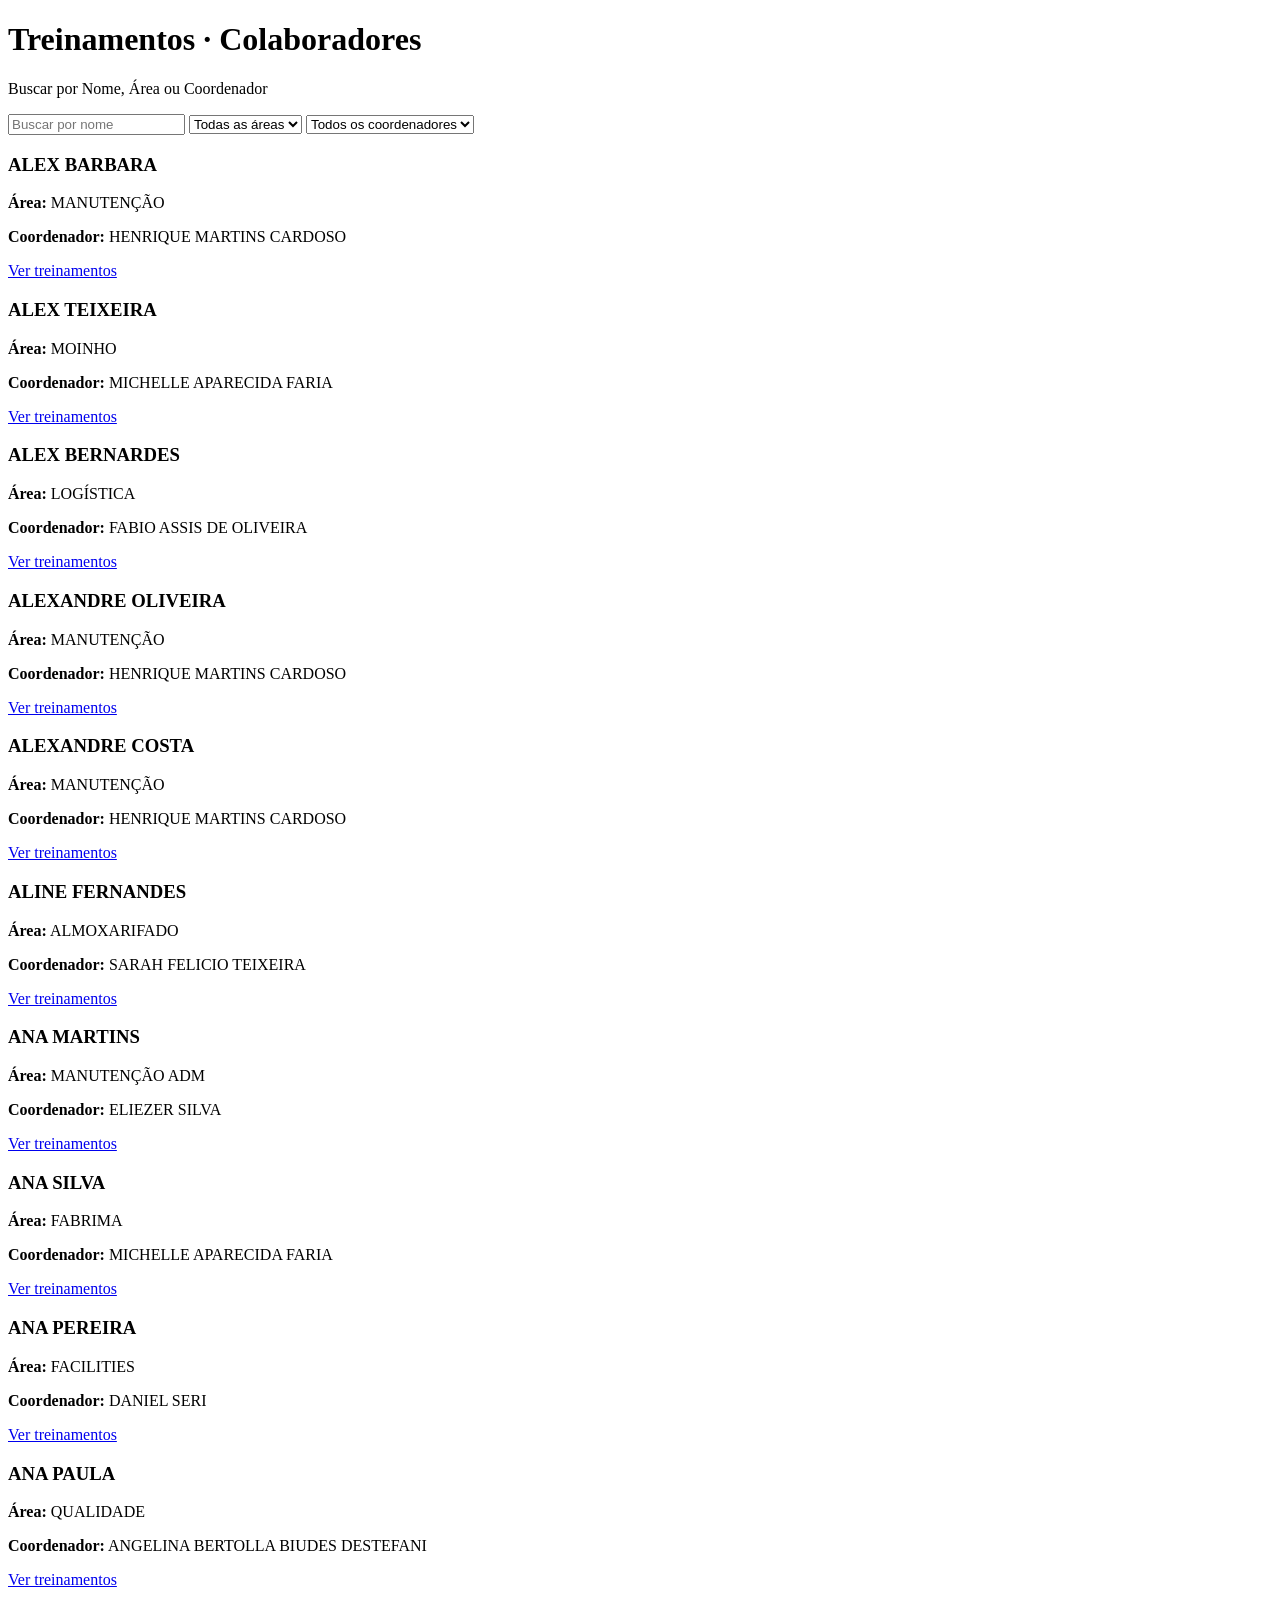
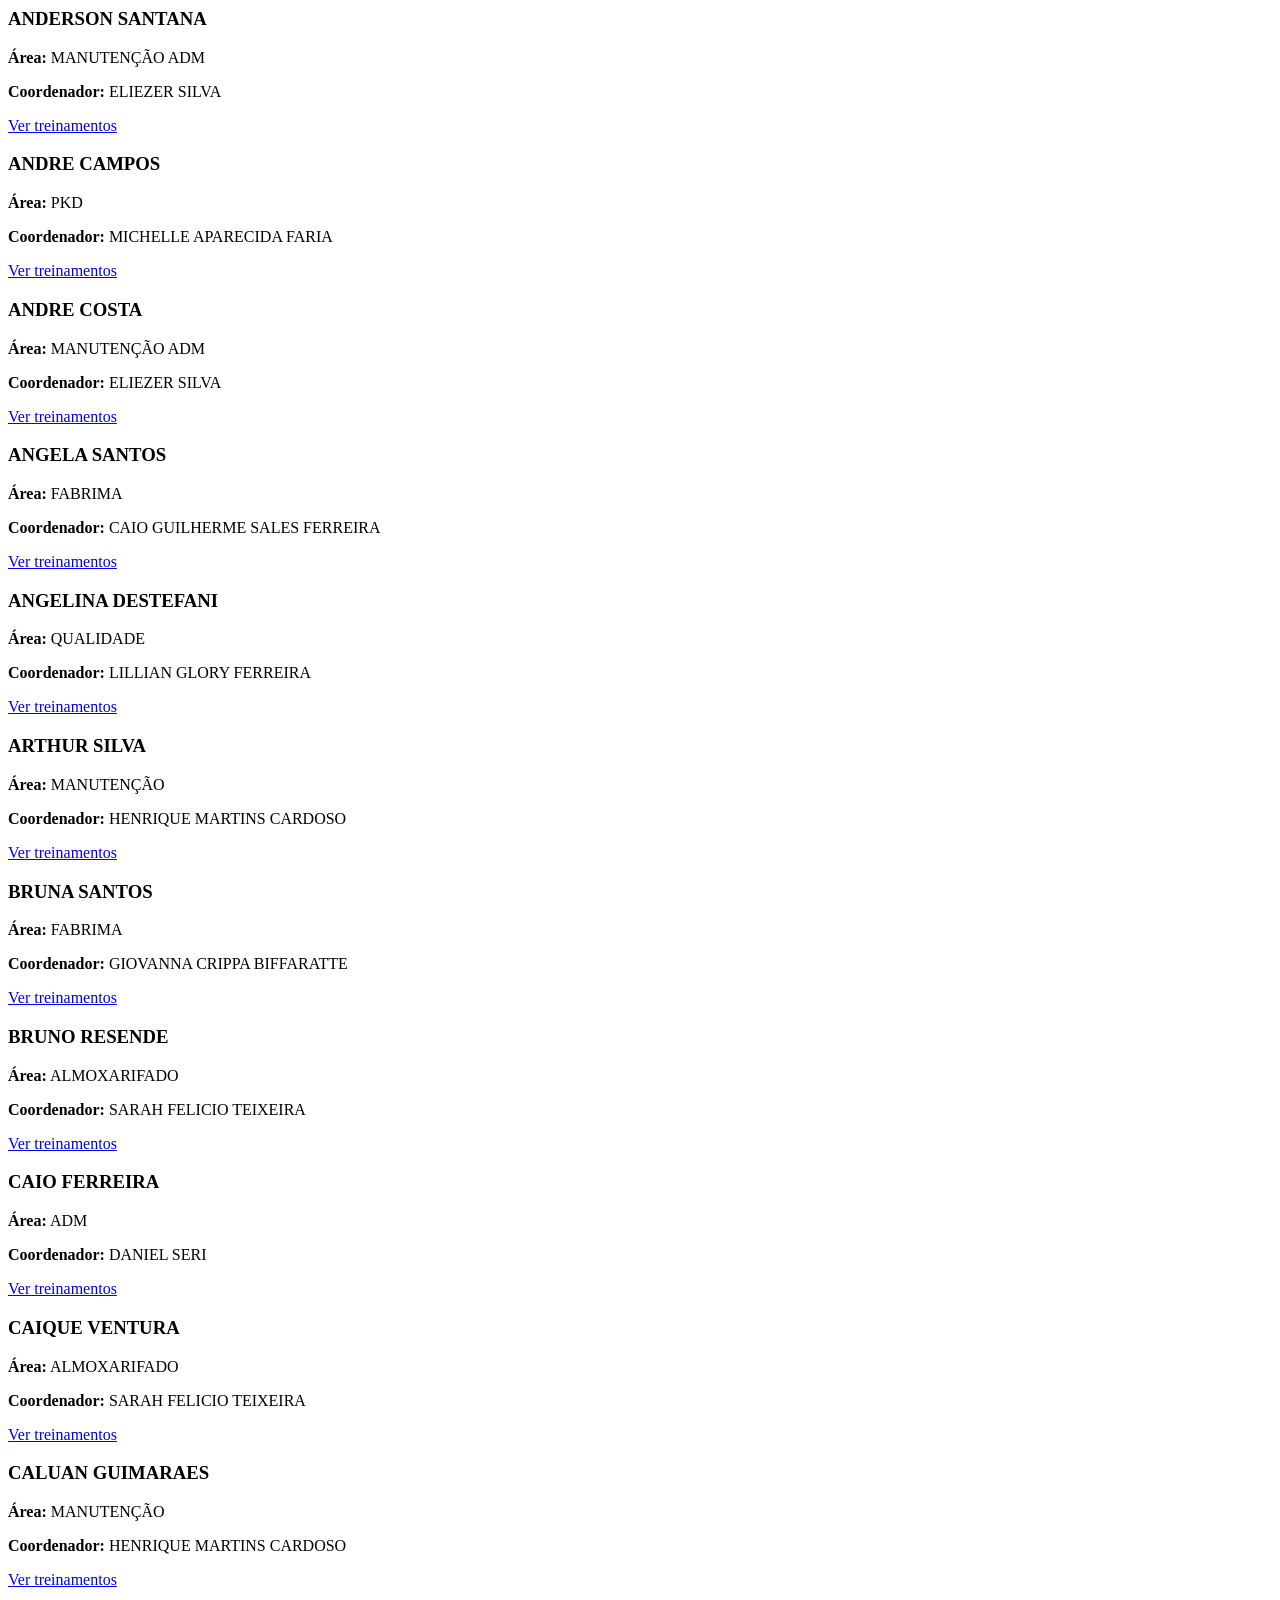
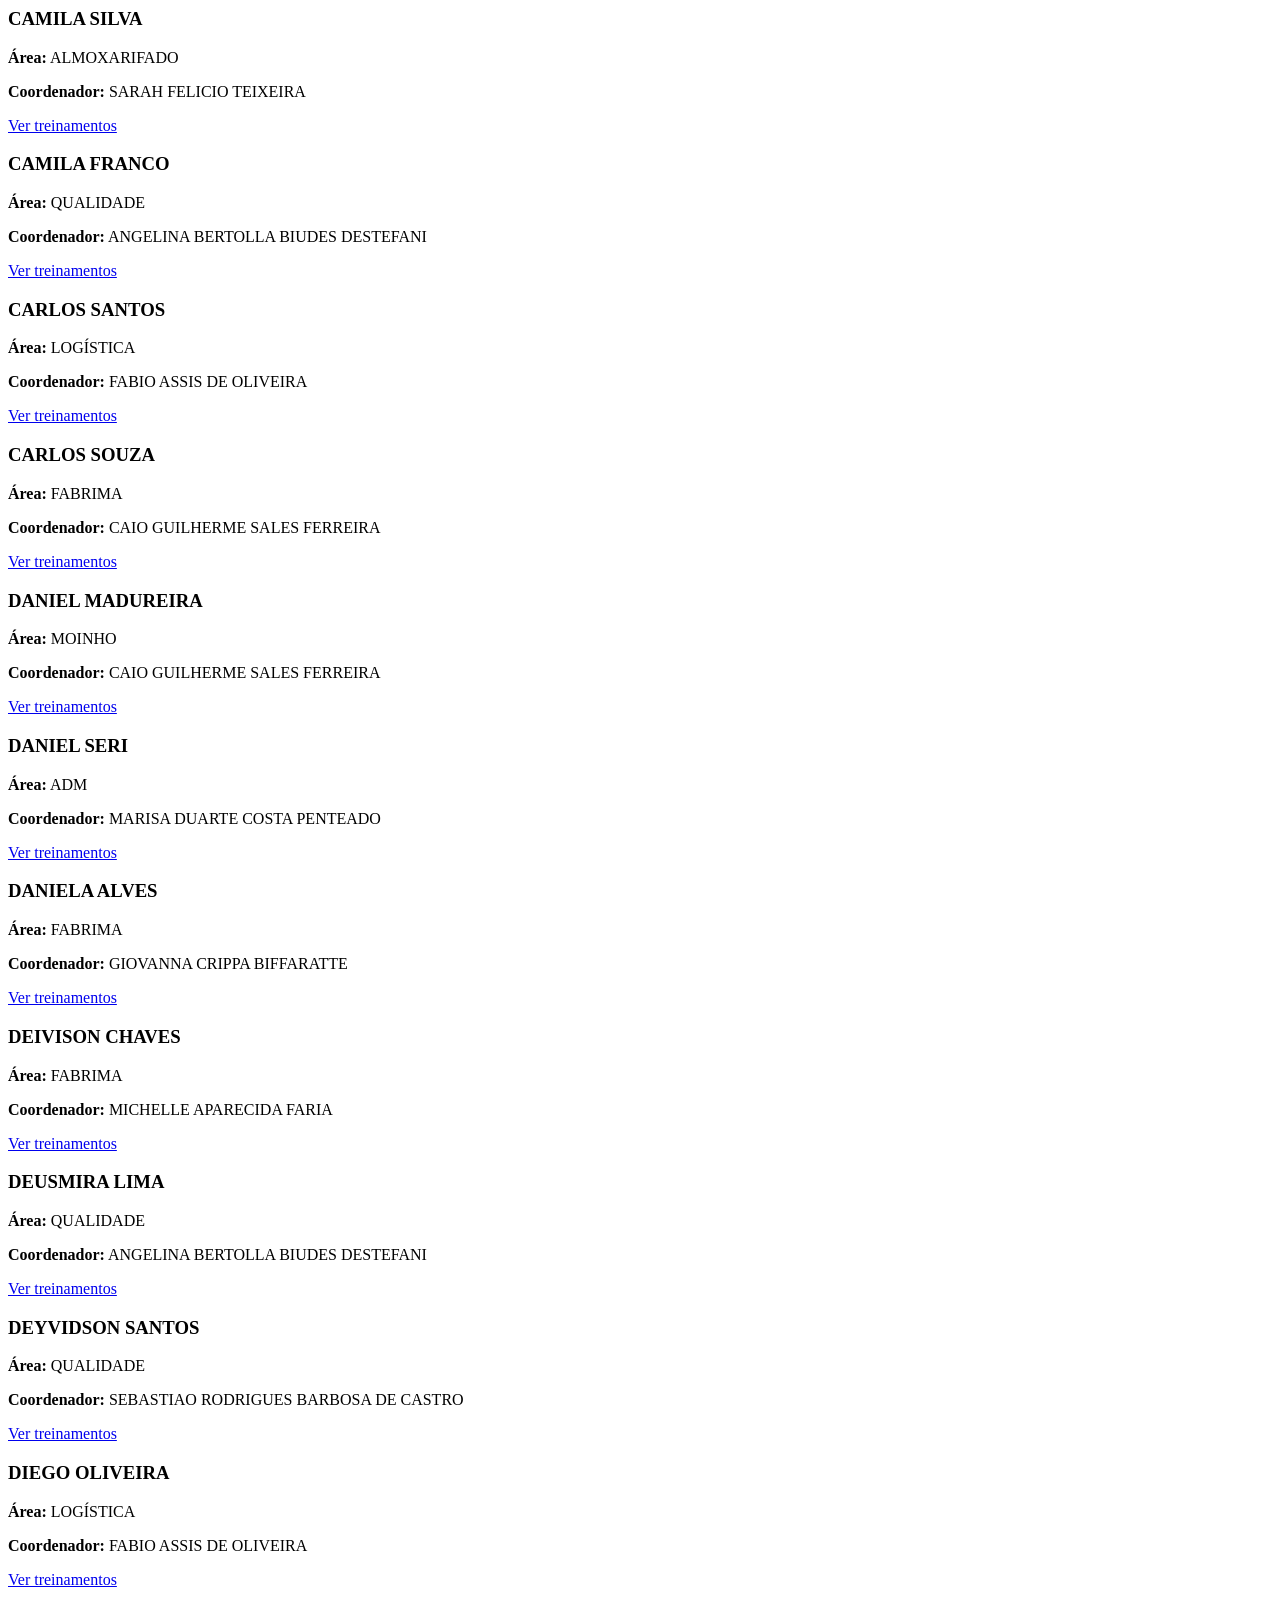
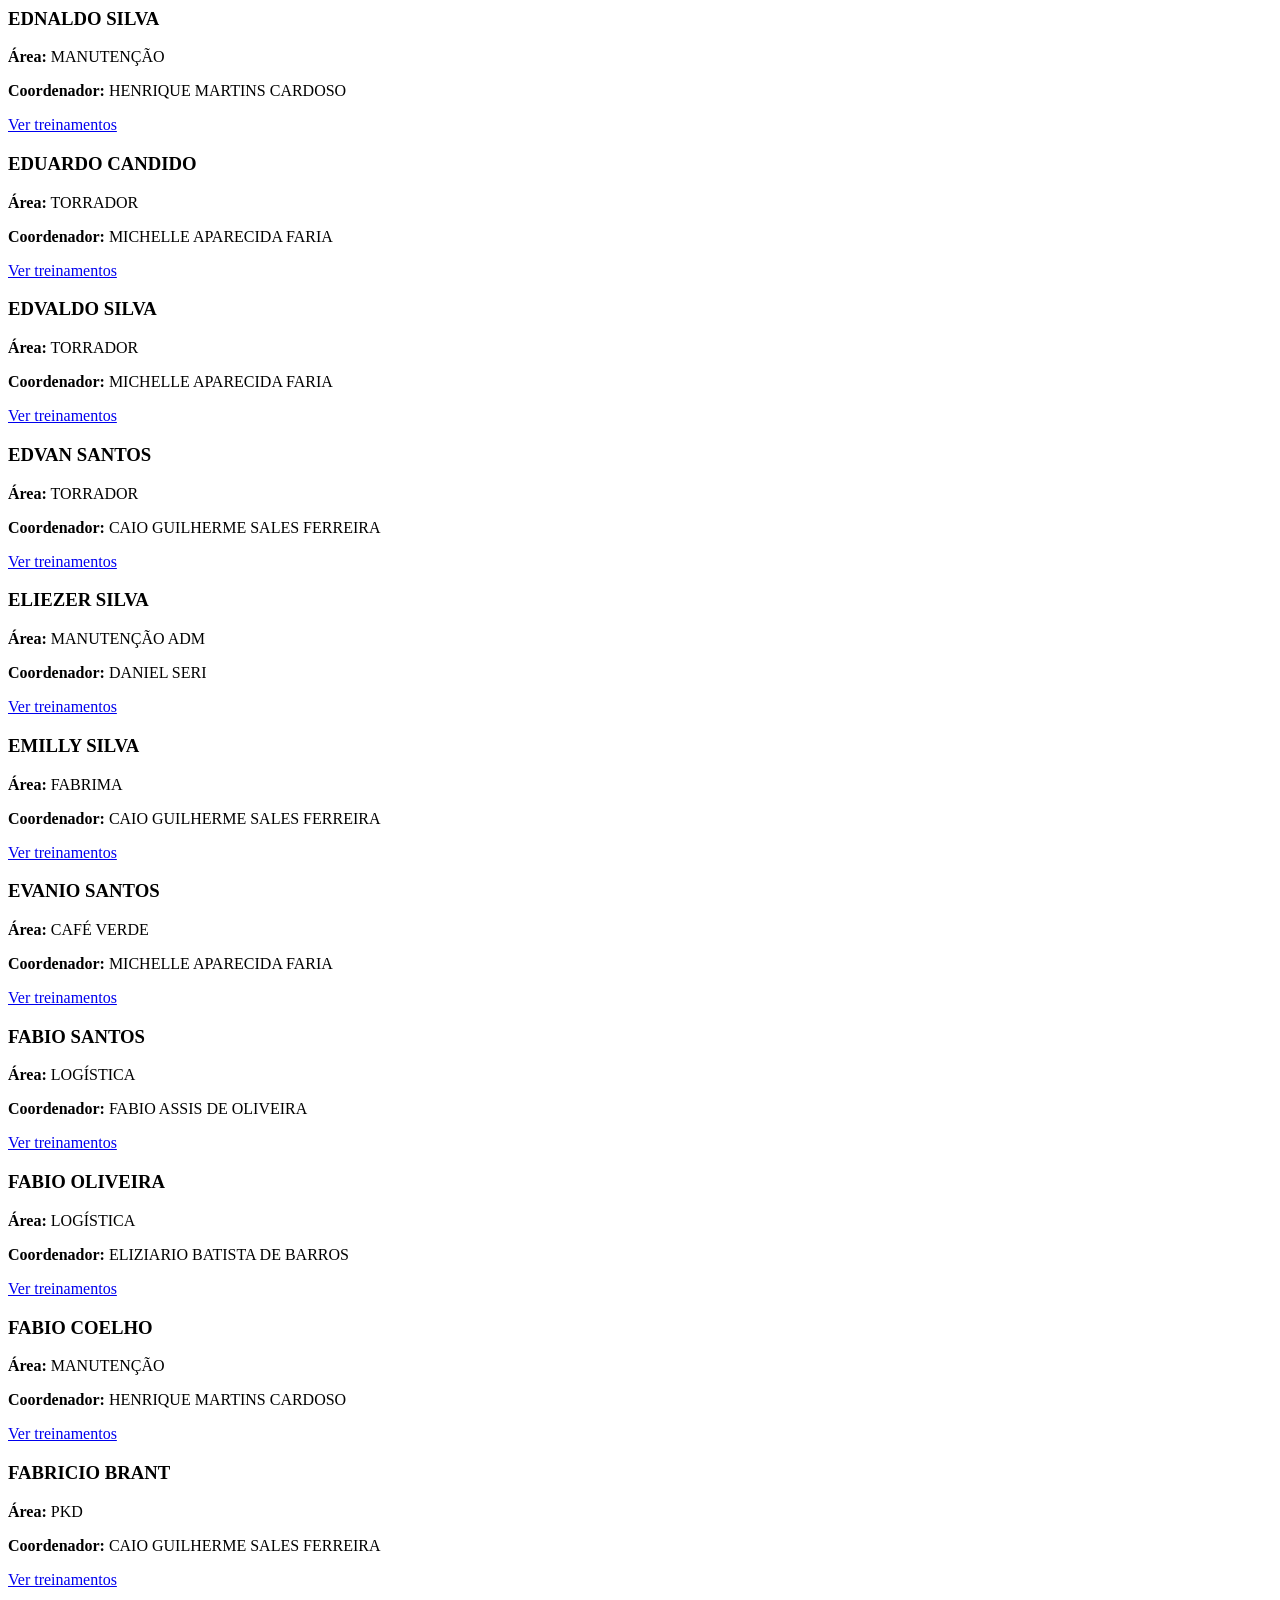
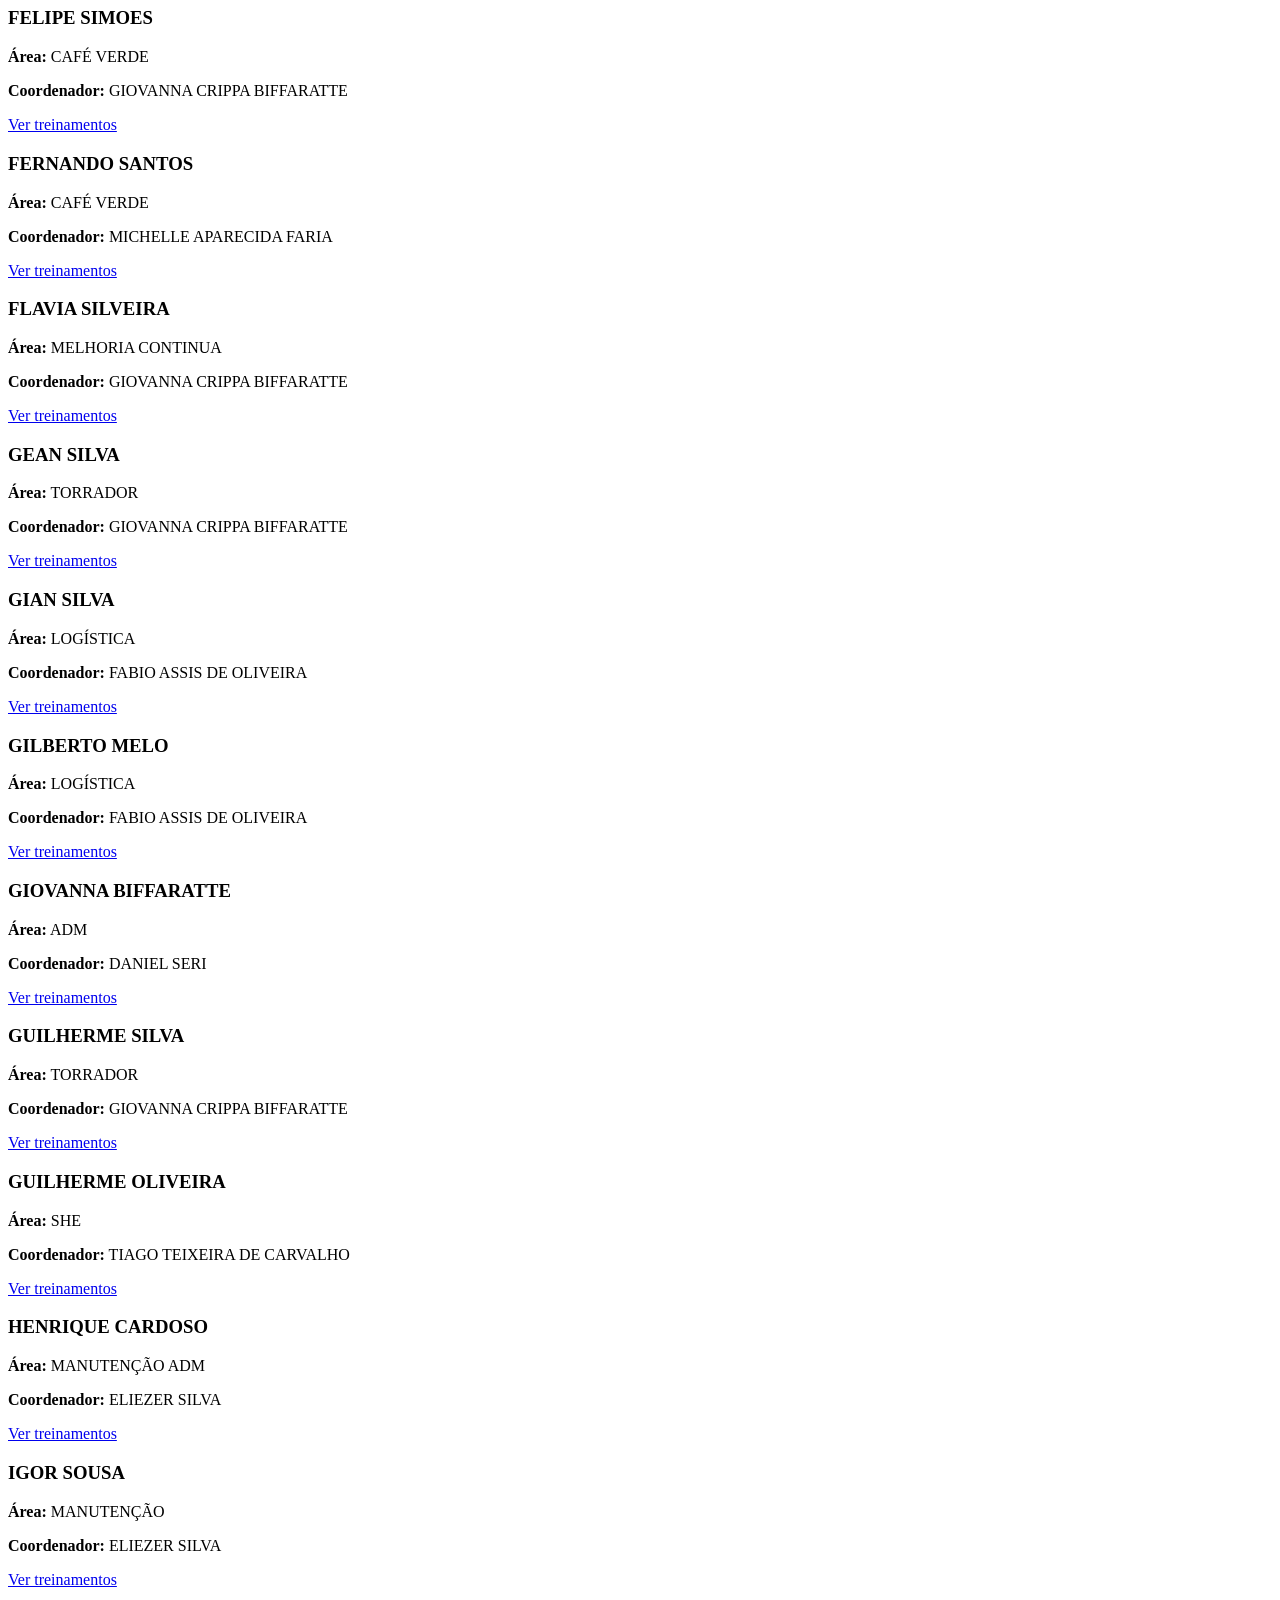
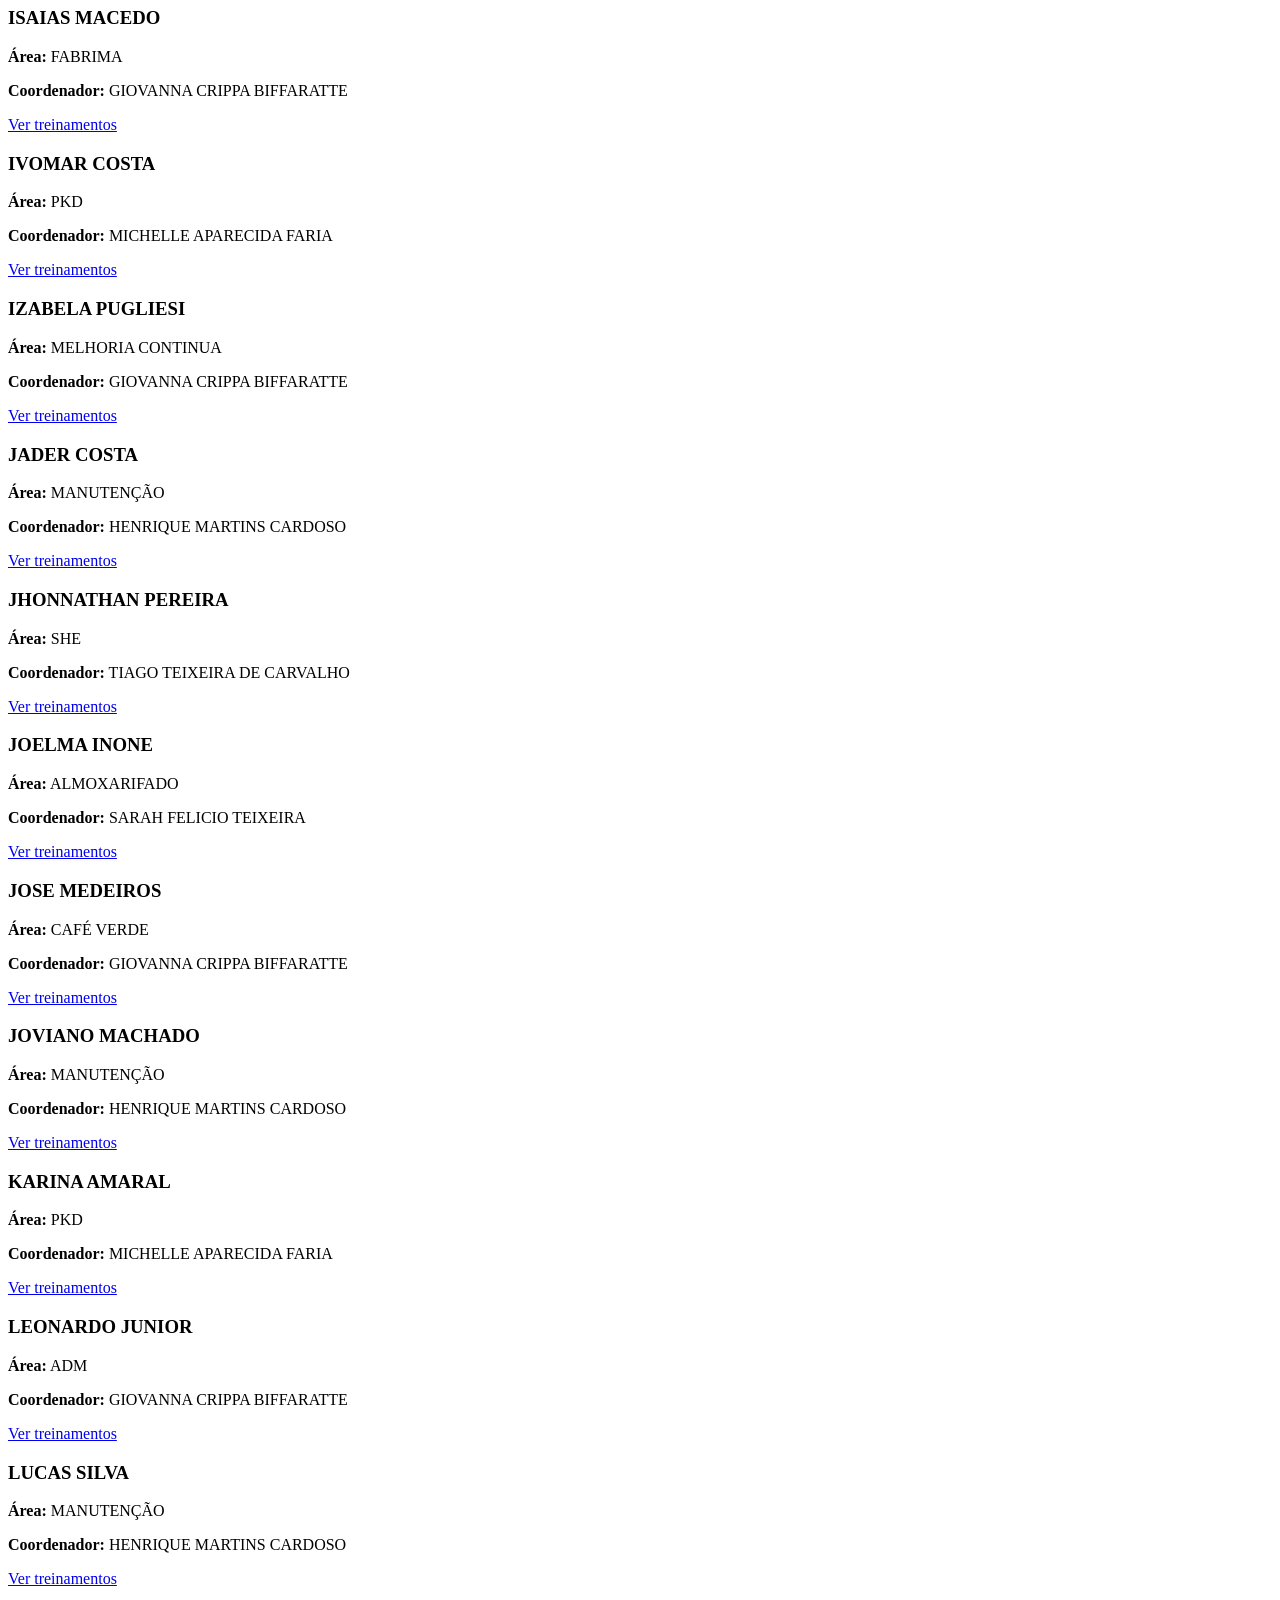
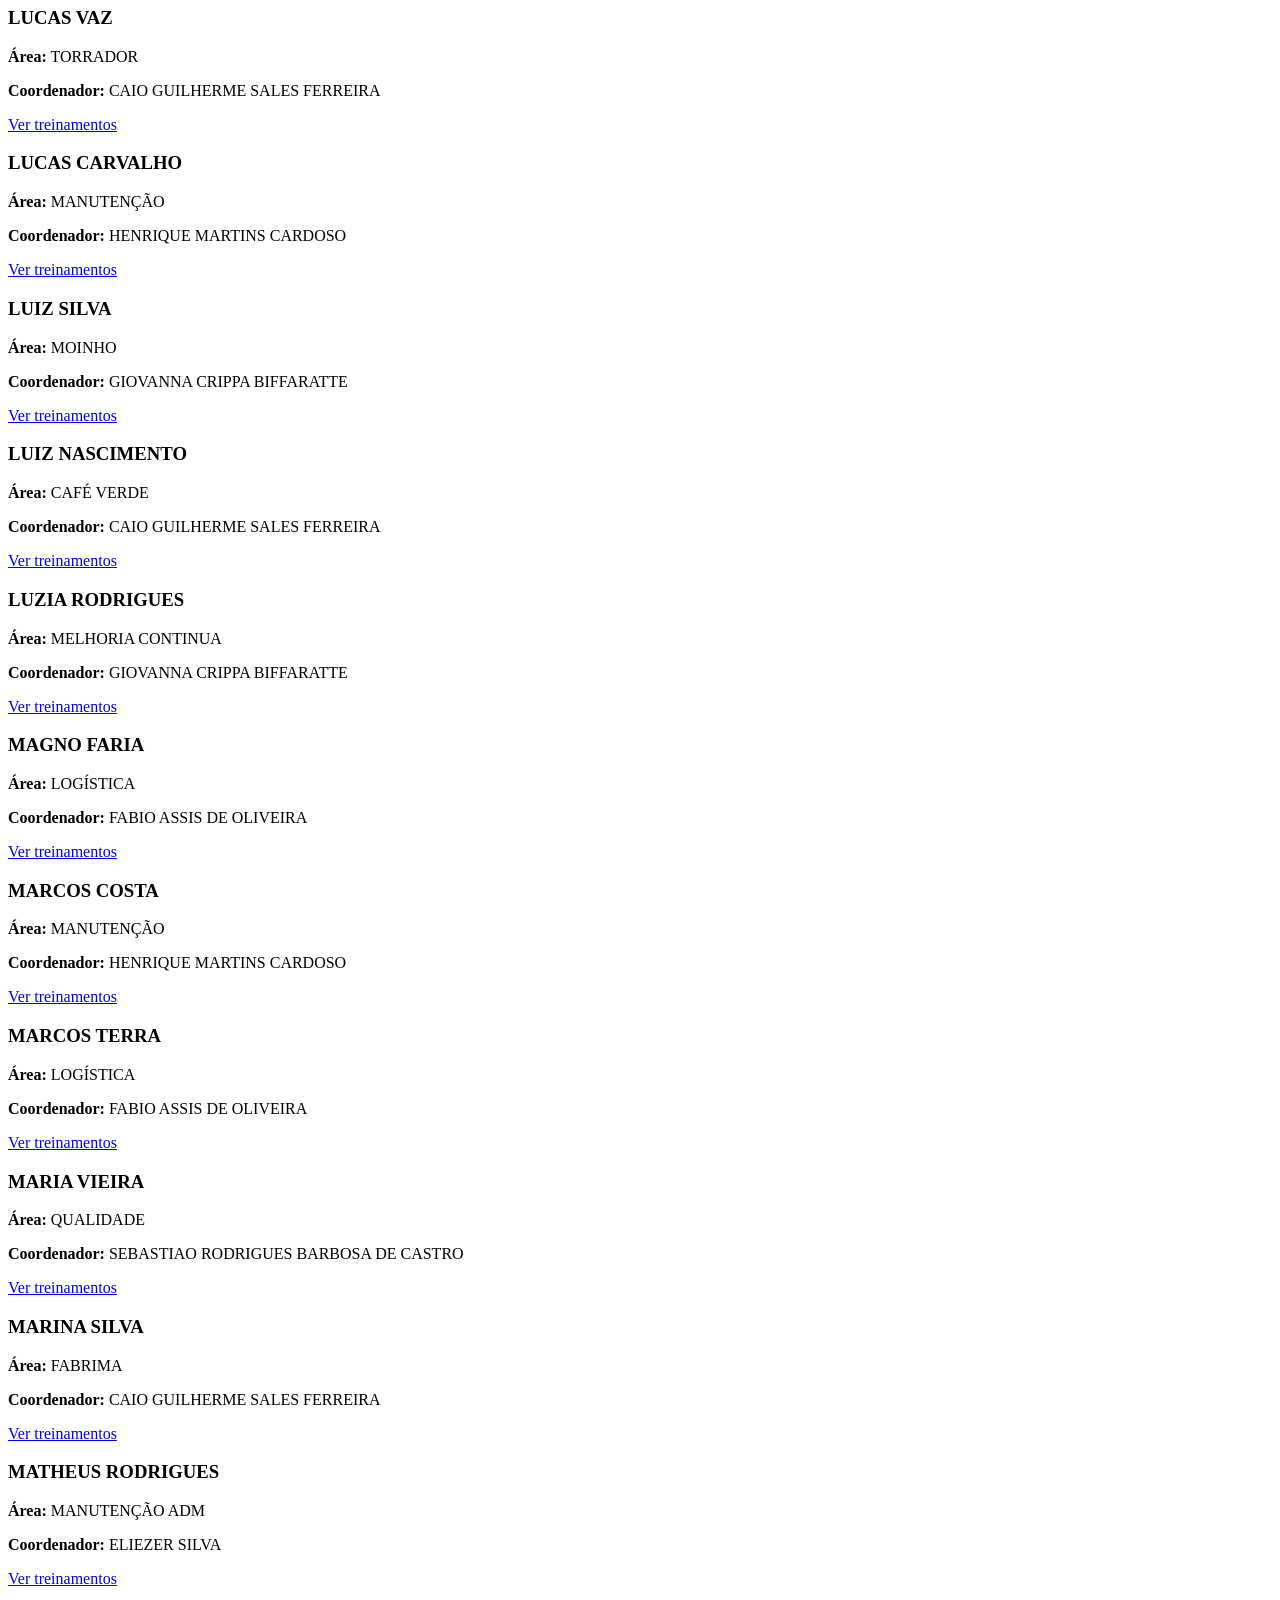
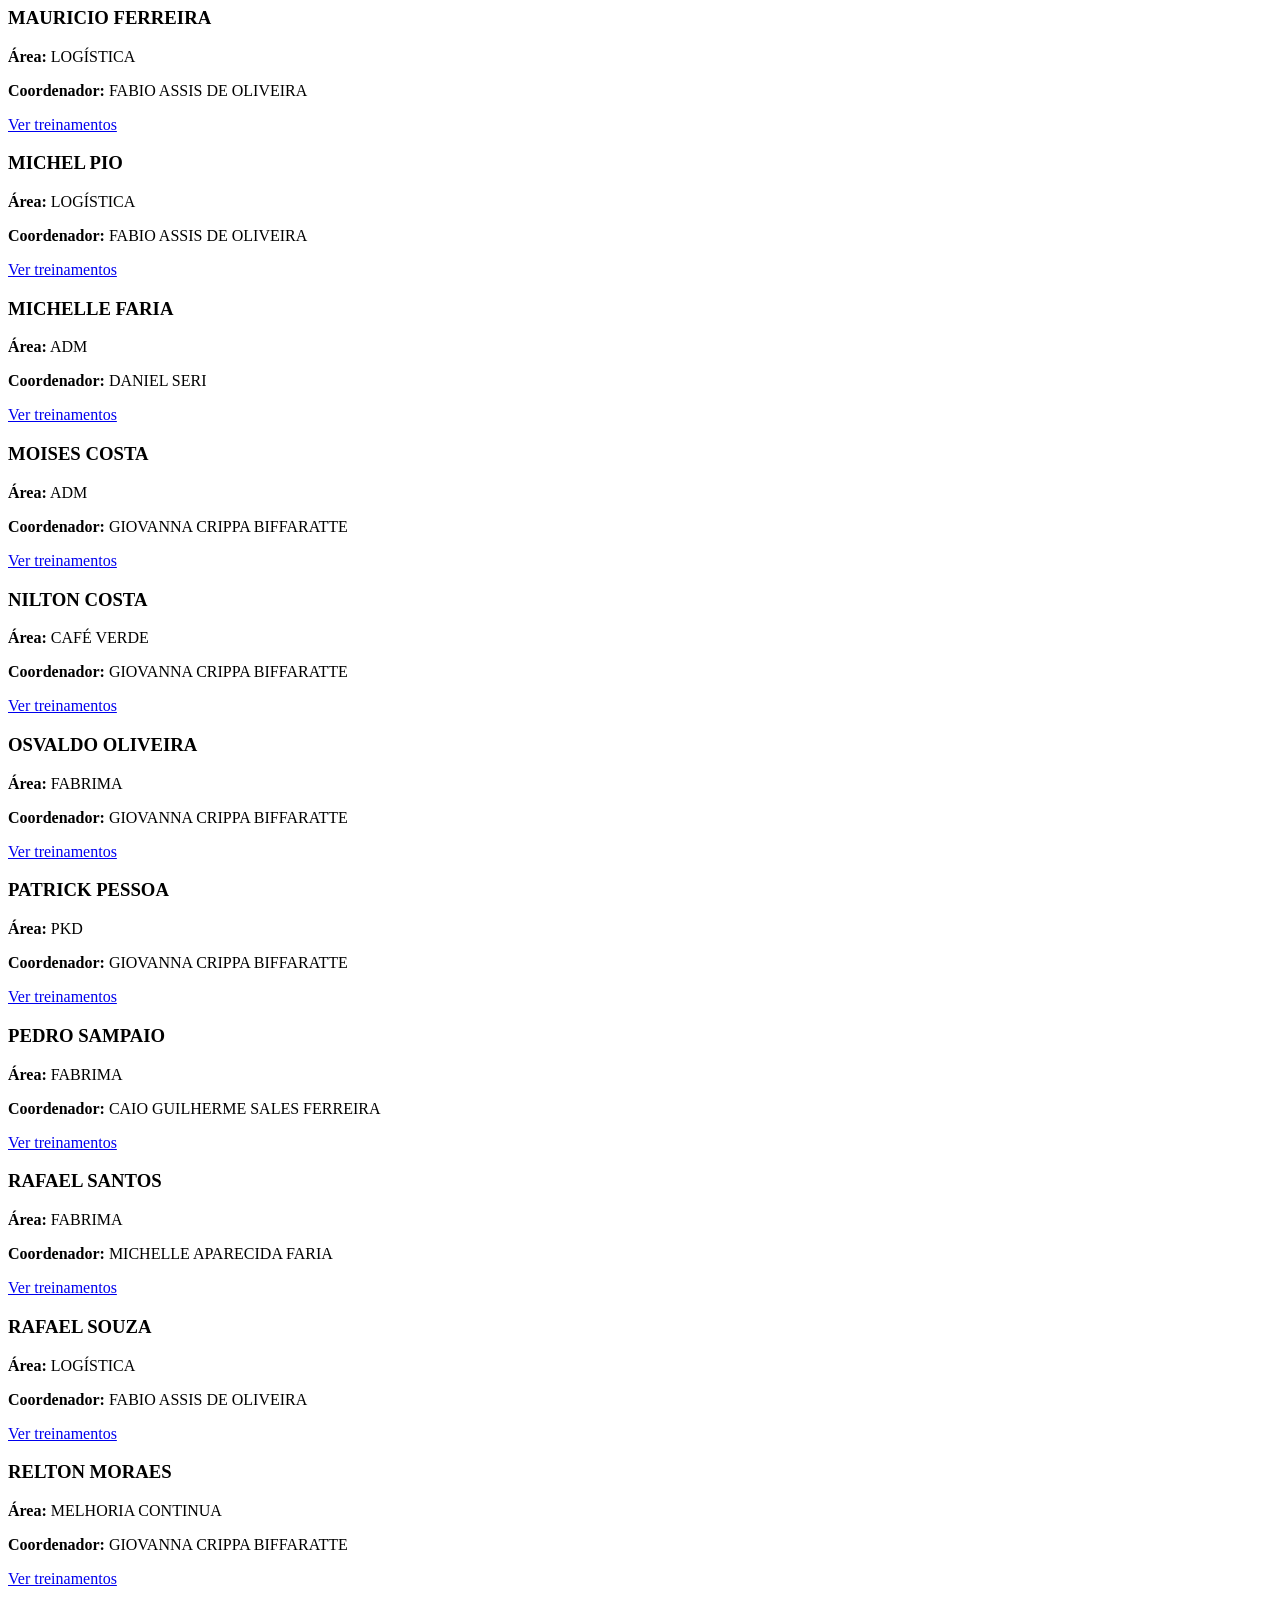
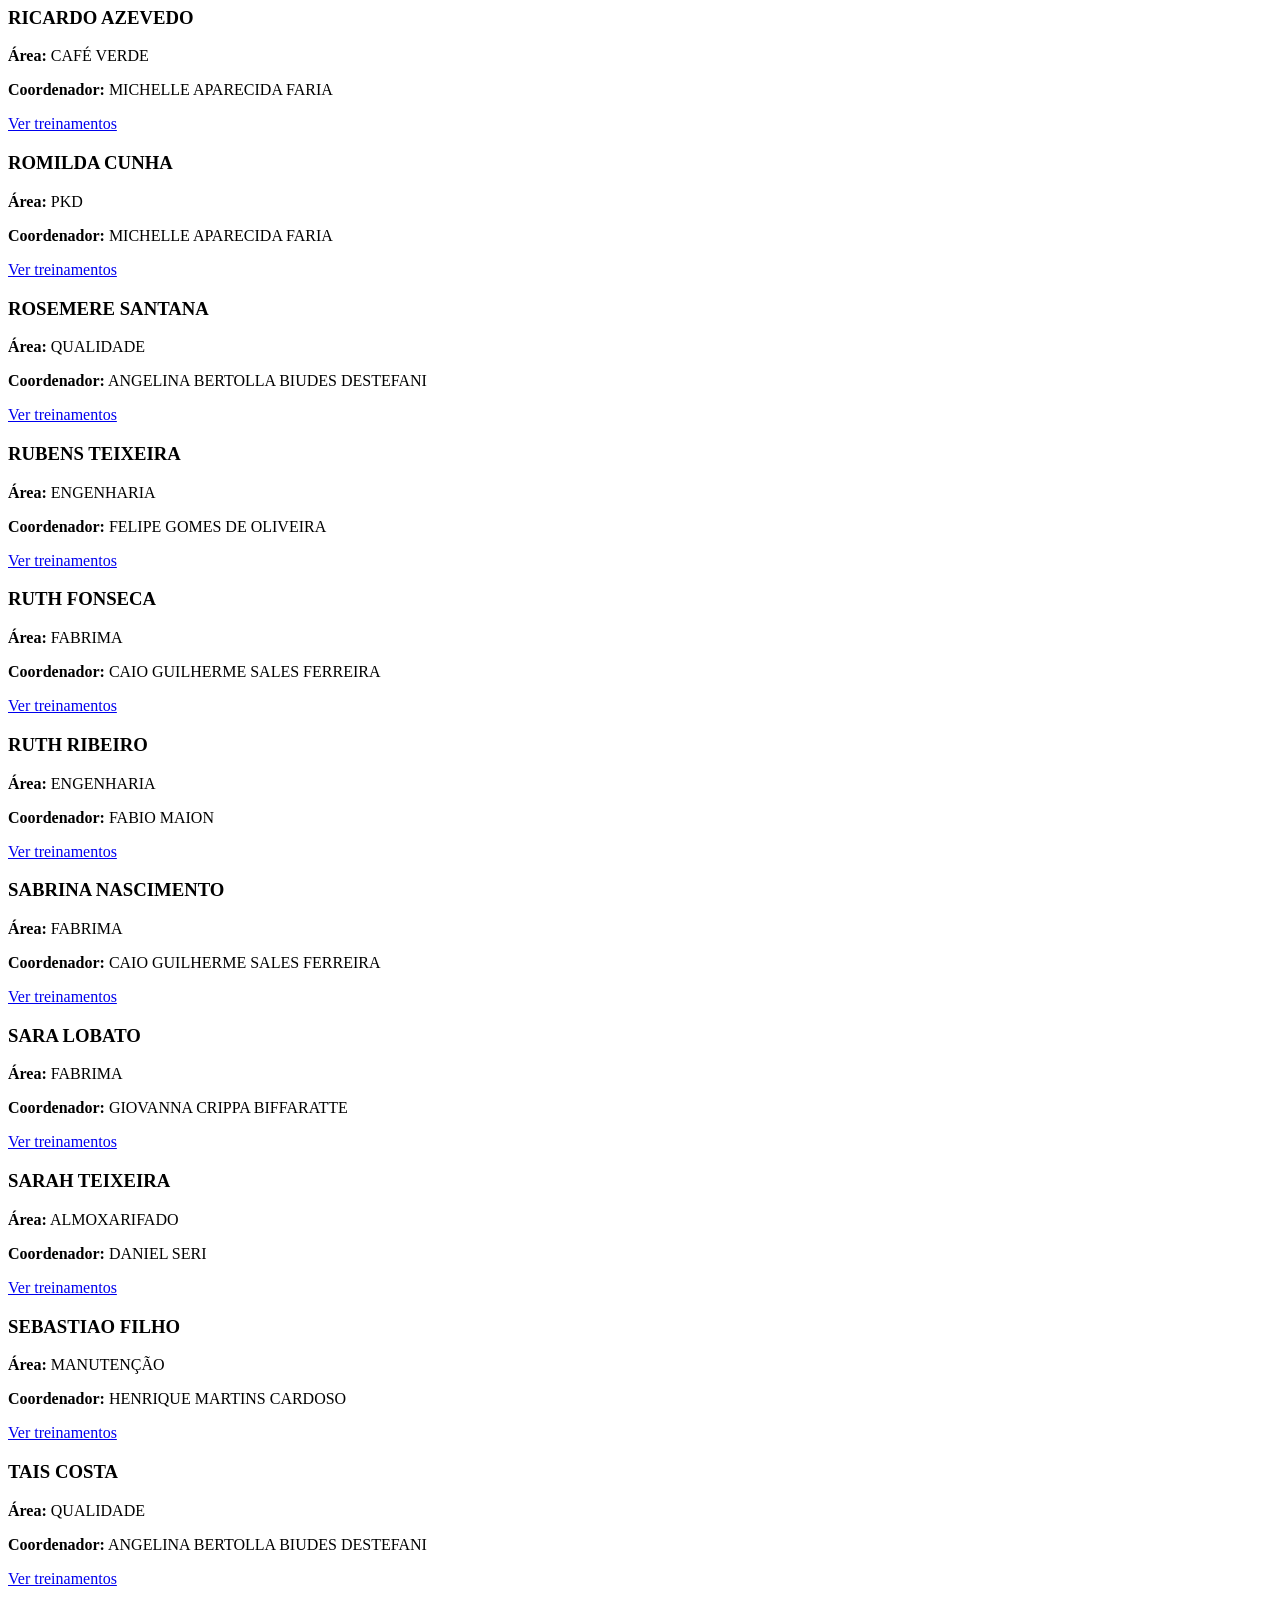
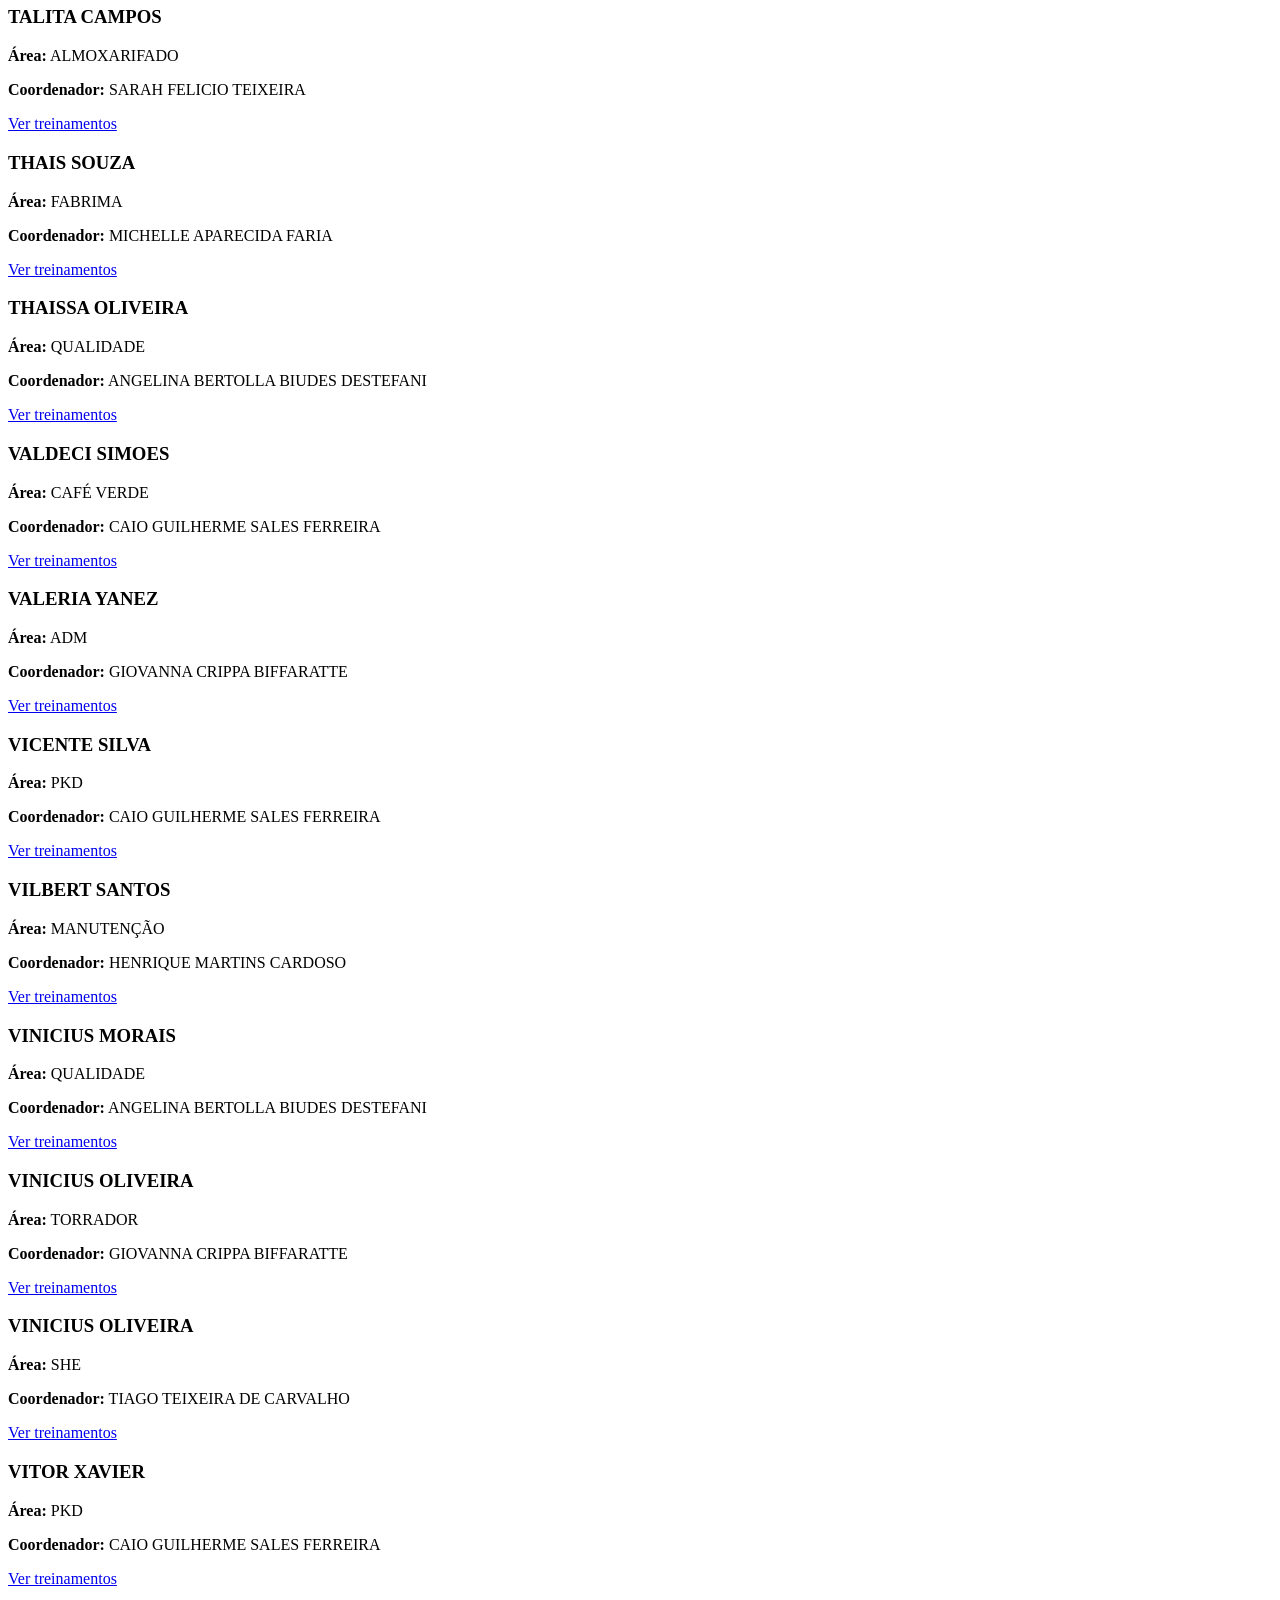
<file: index.html>
<!DOCTYPE html>
<html lang="pt-BR">
<head>
<meta charset="UTF-8">
<title>Treinamentos | Colaboradores</title>
<meta name="viewport" content="width=device-width, initial-scale=1">

<style>
.colab-card {
  background: #ffffff;
  border-radius: 12px;
  padding: 18px;
  box-shadow: 0 4px 10px rgba(0,0,0,.08);
}

.btn-ver {
  display: block;
  margin-top: 16px;
  padding: 14px;
  background: #c65a1e;
  color: #fff;
  text-align: center;
  border-radius: 8px;
  font-weight: bold;
  text-decoration: none;
}

.btn-ver:hover {
  background: #a74c1a;
}
</style>
</head>

<body>

<div class="header">
  <h1>Treinamentos · Colaboradores</h1>
  <p>Buscar por Nome, Área ou Coordenador</p>
</div>

<div class="container">

  <div class="filters">
    <input type="text" id="filtroNome" placeholder="Buscar por nome">
    <select id="selectArea">
      <option value="">Todas as áreas</option>
    </select>
    <select id="selectCoord">
      <option value="">Todos os coordenadores</option>
    </select>
  </div>

  <div class="cards" id="cardsColaboradores">
    <div class=\"card colab-card\" data-nome=\"alex barbara\" data-area=\"manutenção\" data-coordenador=\"henrique martins cardoso\"><h3>ALEX BARBARA</h3><p><strong>Área:</strong> MANUTENÇÃO</p><p><strong>Coordenador:</strong> HENRIQUE MARTINS CARDOSO</p><a class=\"btn-ver\" href=\"colaboradores/ALEX_BARBARA.html\">Ver treinamentos</a></div><div class=\"card colab-card\" data-nome=\"alex teixeira\" data-area=\"moinho\" data-coordenador=\"michelle aparecida faria\"><h3>ALEX TEIXEIRA</h3><p><strong>Área:</strong> MOINHO</p><p><strong>Coordenador:</strong> MICHELLE APARECIDA FARIA</p><a class=\"btn-ver\" href=\"colaboradores/ALEX_TEIXEIRA.html\">Ver treinamentos</a></div><div class=\"card colab-card\" data-nome=\"alex bernardes\" data-area=\"logística\" data-coordenador=\"fabio assis de oliveira\"><h3>ALEX BERNARDES</h3><p><strong>Área:</strong> LOGÍSTICA</p><p><strong>Coordenador:</strong> FABIO ASSIS DE OLIVEIRA</p><a class=\"btn-ver\" href=\"colaboradores/ALEX_BERNARDES.html\">Ver treinamentos</a></div><div class=\"card colab-card\" data-nome=\"alexandre oliveira\" data-area=\"manutenção\" data-coordenador=\"henrique martins cardoso\"><h3>ALEXANDRE OLIVEIRA</h3><p><strong>Área:</strong> MANUTENÇÃO</p><p><strong>Coordenador:</strong> HENRIQUE MARTINS CARDOSO</p><a class=\"btn-ver\" href=\"colaboradores/ALEXANDRE_OLIVEIRA.html\">Ver treinamentos</a></div><div class=\"card colab-card\" data-nome=\"alexandre costa\" data-area=\"manutenção\" data-coordenador=\"henrique martins cardoso\"><h3>ALEXANDRE COSTA</h3><p><strong>Área:</strong> MANUTENÇÃO</p><p><strong>Coordenador:</strong> HENRIQUE MARTINS CARDOSO</p><a class=\"btn-ver\" href=\"colaboradores/ALEXANDRE_COSTA.html\">Ver treinamentos</a></div><div class=\"card colab-card\" data-nome=\"aline fernandes\" data-area=\"almoxarifado\" data-coordenador=\"sarah felicio teixeira\"><h3>ALINE FERNANDES</h3><p><strong>Área:</strong> ALMOXARIFADO</p><p><strong>Coordenador:</strong> SARAH FELICIO TEIXEIRA</p><a class=\"btn-ver\" href=\"colaboradores/ALINE_FERNANDES.html\">Ver treinamentos</a></div><div class=\"card colab-card\" data-nome=\"ana martins\" data-area=\"manutenção adm\" data-coordenador=\"eliezer silva\"><h3>ANA MARTINS</h3><p><strong>Área:</strong> MANUTENÇÃO ADM</p><p><strong>Coordenador:</strong> ELIEZER SILVA</p><a class=\"btn-ver\" href=\"colaboradores/ANA_MARTINS.html\">Ver treinamentos</a></div><div class=\"card colab-card\" data-nome=\"ana silva\" data-area=\"fabrima\" data-coordenador=\"michelle aparecida faria\"><h3>ANA SILVA</h3><p><strong>Área:</strong> FABRIMA</p><p><strong>Coordenador:</strong> MICHELLE APARECIDA FARIA</p><a class=\"btn-ver\" href=\"colaboradores/ANA_SILVA.html\">Ver treinamentos</a></div><div class=\"card colab-card\" data-nome=\"ana pereira\" data-area=\"facilities\" data-coordenador=\"daniel seri\"><h3>ANA PEREIRA</h3><p><strong>Área:</strong> FACILITIES</p><p><strong>Coordenador:</strong> DANIEL SERI</p><a class=\"btn-ver\" href=\"colaboradores/ANA_PEREIRA.html\">Ver treinamentos</a></div><div class=\"card colab-card\" data-nome=\"ana paula\" data-area=\"qualidade\" data-coordenador=\"angelina bertolla biudes destefani\"><h3>ANA PAULA</h3><p><strong>Área:</strong> QUALIDADE</p><p><strong>Coordenador:</strong> ANGELINA BERTOLLA BIUDES DESTEFANI</p><a class=\"btn-ver\" href=\"colaboradores/ANA_PAULA.html\">Ver treinamentos</a></div><div class=\"card colab-card\" data-nome=\"anderson santana\" data-area=\"manutenção adm\" data-coordenador=\"eliezer silva\"><h3>ANDERSON SANTANA</h3><p><strong>Área:</strong> MANUTENÇÃO ADM</p><p><strong>Coordenador:</strong> ELIEZER SILVA</p><a class=\"btn-ver\" href=\"colaboradores/ANDERSON_SANTANA.html\">Ver treinamentos</a></div><div class=\"card colab-card\" data-nome=\"andre campos\" data-area=\"pkd\" data-coordenador=\"michelle aparecida faria\"><h3>ANDRE CAMPOS</h3><p><strong>Área:</strong> PKD</p><p><strong>Coordenador:</strong> MICHELLE APARECIDA FARIA</p><a class=\"btn-ver\" href=\"colaboradores/ANDRE_CAMPOS.html\">Ver treinamentos</a></div><div class=\"card colab-card\" data-nome=\"andre costa\" data-area=\"manutenção adm\" data-coordenador=\"eliezer silva\"><h3>ANDRE COSTA</h3><p><strong>Área:</strong> MANUTENÇÃO ADM</p><p><strong>Coordenador:</strong> ELIEZER SILVA</p><a class=\"btn-ver\" href=\"colaboradores/ANDRE_COSTA.html\">Ver treinamentos</a></div><div class=\"card colab-card\" data-nome=\"angela santos\" data-area=\"fabrima\" data-coordenador=\"caio guilherme sales ferreira\"><h3>ANGELA SANTOS</h3><p><strong>Área:</strong> FABRIMA</p><p><strong>Coordenador:</strong> CAIO GUILHERME SALES FERREIRA</p><a class=\"btn-ver\" href=\"colaboradores/ANGELA_SANTOS.html\">Ver treinamentos</a></div><div class=\"card colab-card\" data-nome=\"angelina destefani\" data-area=\"qualidade\" data-coordenador=\"lillian glory ferreira\"><h3>ANGELINA DESTEFANI</h3><p><strong>Área:</strong> QUALIDADE</p><p><strong>Coordenador:</strong> LILLIAN GLORY FERREIRA</p><a class=\"btn-ver\" href=\"colaboradores/ANGELINA_DESTEFANI.html\">Ver treinamentos</a></div><div class=\"card colab-card\" data-nome=\"arthur silva\" data-area=\"manutenção\" data-coordenador=\"henrique martins cardoso\"><h3>ARTHUR SILVA</h3><p><strong>Área:</strong> MANUTENÇÃO</p><p><strong>Coordenador:</strong> HENRIQUE MARTINS CARDOSO</p><a class=\"btn-ver\" href=\"colaboradores/ARTHUR_SILVA.html\">Ver treinamentos</a></div><div class=\"card colab-card\" data-nome=\"bruna santos\" data-area=\"fabrima\" data-coordenador=\"giovanna crippa biffaratte\"><h3>BRUNA SANTOS</h3><p><strong>Área:</strong> FABRIMA</p><p><strong>Coordenador:</strong> GIOVANNA CRIPPA BIFFARATTE</p><a class=\"btn-ver\" href=\"colaboradores/BRUNA_SANTOS.html\">Ver treinamentos</a></div><div class=\"card colab-card\" data-nome=\"bruno resende\" data-area=\"almoxarifado\" data-coordenador=\"sarah felicio teixeira\"><h3>BRUNO RESENDE</h3><p><strong>Área:</strong> ALMOXARIFADO</p><p><strong>Coordenador:</strong> SARAH FELICIO TEIXEIRA</p><a class=\"btn-ver\" href=\"colaboradores/BRUNO_RESENDE.html\">Ver treinamentos</a></div><div class=\"card colab-card\" data-nome=\"caio ferreira\" data-area=\"adm\" data-coordenador=\"daniel seri\"><h3>CAIO FERREIRA</h3><p><strong>Área:</strong> ADM</p><p><strong>Coordenador:</strong> DANIEL SERI</p><a class=\"btn-ver\" href=\"colaboradores/CAIO_FERREIRA.html\">Ver treinamentos</a></div><div class=\"card colab-card\" data-nome=\"caique ventura\" data-area=\"almoxarifado\" data-coordenador=\"sarah felicio teixeira\"><h3>CAIQUE VENTURA</h3><p><strong>Área:</strong> ALMOXARIFADO</p><p><strong>Coordenador:</strong> SARAH FELICIO TEIXEIRA</p><a class=\"btn-ver\" href=\"colaboradores/CAIQUE_VENTURA.html\">Ver treinamentos</a></div><div class=\"card colab-card\" data-nome=\"caluan guimaraes\" data-area=\"manutenção\" data-coordenador=\"henrique martins cardoso\"><h3>CALUAN GUIMARAES</h3><p><strong>Área:</strong> MANUTENÇÃO</p><p><strong>Coordenador:</strong> HENRIQUE MARTINS CARDOSO</p><a class=\"btn-ver\" href=\"colaboradores/CALUAN_GUIMARAES.html\">Ver treinamentos</a></div><div class=\"card colab-card\" data-nome=\"camila silva\" data-area=\"almoxarifado\" data-coordenador=\"sarah felicio teixeira\"><h3>CAMILA SILVA</h3><p><strong>Área:</strong> ALMOXARIFADO</p><p><strong>Coordenador:</strong> SARAH FELICIO TEIXEIRA</p><a class=\"btn-ver\" href=\"colaboradores/CAMILA_SILVA.html\">Ver treinamentos</a></div><div class=\"card colab-card\" data-nome=\"camila franco\" data-area=\"qualidade\" data-coordenador=\"angelina bertolla biudes destefani\"><h3>CAMILA FRANCO</h3><p><strong>Área:</strong> QUALIDADE</p><p><strong>Coordenador:</strong> ANGELINA BERTOLLA BIUDES DESTEFANI</p><a class=\"btn-ver\" href=\"colaboradores/CAMILA_FRANCO.html\">Ver treinamentos</a></div><div class=\"card colab-card\" data-nome=\"carlos santos\" data-area=\"logística\" data-coordenador=\"fabio assis de oliveira\"><h3>CARLOS SANTOS</h3><p><strong>Área:</strong> LOGÍSTICA</p><p><strong>Coordenador:</strong> FABIO ASSIS DE OLIVEIRA</p><a class=\"btn-ver\" href=\"colaboradores/CARLOS_SANTOS.html\">Ver treinamentos</a></div><div class=\"card colab-card\" data-nome=\"carlos souza\" data-area=\"fabrima\" data-coordenador=\"caio guilherme sales ferreira\"><h3>CARLOS SOUZA</h3><p><strong>Área:</strong> FABRIMA</p><p><strong>Coordenador:</strong> CAIO GUILHERME SALES FERREIRA</p><a class=\"btn-ver\" href=\"colaboradores/CARLOS_SOUZA.html\">Ver treinamentos</a></div><div class=\"card colab-card\" data-nome=\"daniel madureira\" data-area=\"moinho\" data-coordenador=\"caio guilherme sales ferreira\"><h3>DANIEL MADUREIRA</h3><p><strong>Área:</strong> MOINHO</p><p><strong>Coordenador:</strong> CAIO GUILHERME SALES FERREIRA</p><a class=\"btn-ver\" href=\"colaboradores/DANIEL_MADUREIRA.html\">Ver treinamentos</a></div><div class=\"card colab-card\" data-nome=\"daniel seri\" data-area=\"adm\" data-coordenador=\"marisa duarte costa penteado\"><h3>DANIEL SERI</h3><p><strong>Área:</strong> ADM</p><p><strong>Coordenador:</strong> MARISA DUARTE COSTA PENTEADO</p><a class=\"btn-ver\" href=\"colaboradores/DANIEL_SERI.html\">Ver treinamentos</a></div><div class=\"card colab-card\" data-nome=\"daniela alves\" data-area=\"fabrima\" data-coordenador=\"giovanna crippa biffaratte\"><h3>DANIELA ALVES</h3><p><strong>Área:</strong> FABRIMA</p><p><strong>Coordenador:</strong> GIOVANNA CRIPPA BIFFARATTE</p><a class=\"btn-ver\" href=\"colaboradores/DANIELA_ALVES.html\">Ver treinamentos</a></div><div class=\"card colab-card\" data-nome=\"deivison chaves\" data-area=\"fabrima\" data-coordenador=\"michelle aparecida faria\"><h3>DEIVISON CHAVES</h3><p><strong>Área:</strong> FABRIMA</p><p><strong>Coordenador:</strong> MICHELLE APARECIDA FARIA</p><a class=\"btn-ver\" href=\"colaboradores/DEIVISON_CHAVES.html\">Ver treinamentos</a></div><div class=\"card colab-card\" data-nome=\"deusmira lima\" data-area=\"qualidade\" data-coordenador=\"angelina bertolla biudes destefani\"><h3>DEUSMIRA LIMA</h3><p><strong>Área:</strong> QUALIDADE</p><p><strong>Coordenador:</strong> ANGELINA BERTOLLA BIUDES DESTEFANI</p><a class=\"btn-ver\" href=\"colaboradores/DEUSMIRA_LIMA.html\">Ver treinamentos</a></div><div class=\"card colab-card\" data-nome=\"deyvidson santos\" data-area=\"qualidade\" data-coordenador=\"sebastiao rodrigues barbosa de castro\"><h3>DEYVIDSON SANTOS</h3><p><strong>Área:</strong> QUALIDADE</p><p><strong>Coordenador:</strong> SEBASTIAO RODRIGUES BARBOSA DE CASTRO</p><a class=\"btn-ver\" href=\"colaboradores/DEYVIDSON_SANTOS.html\">Ver treinamentos</a></div><div class=\"card colab-card\" data-nome=\"diego oliveira\" data-area=\"logística\" data-coordenador=\"fabio assis de oliveira\"><h3>DIEGO OLIVEIRA</h3><p><strong>Área:</strong> LOGÍSTICA</p><p><strong>Coordenador:</strong> FABIO ASSIS DE OLIVEIRA</p><a class=\"btn-ver\" href=\"colaboradores/DIEGO_OLIVEIRA.html\">Ver treinamentos</a></div><div class=\"card colab-card\" data-nome=\"ednaldo silva\" data-area=\"manutenção\" data-coordenador=\"henrique martins cardoso\"><h3>EDNALDO SILVA</h3><p><strong>Área:</strong> MANUTENÇÃO</p><p><strong>Coordenador:</strong> HENRIQUE MARTINS CARDOSO</p><a class=\"btn-ver\" href=\"colaboradores/EDNALDO_SILVA.html\">Ver treinamentos</a></div><div class=\"card colab-card\" data-nome=\"eduardo candido\" data-area=\"torrador\" data-coordenador=\"michelle aparecida faria\"><h3>EDUARDO CANDIDO</h3><p><strong>Área:</strong> TORRADOR</p><p><strong>Coordenador:</strong> MICHELLE APARECIDA FARIA</p><a class=\"btn-ver\" href=\"colaboradores/EDUARDO_CANDIDO.html\">Ver treinamentos</a></div><div class=\"card colab-card\" data-nome=\"edvaldo silva\" data-area=\"torrador\" data-coordenador=\"michelle aparecida faria\"><h3>EDVALDO SILVA</h3><p><strong>Área:</strong> TORRADOR</p><p><strong>Coordenador:</strong> MICHELLE APARECIDA FARIA</p><a class=\"btn-ver\" href=\"colaboradores/EDVALDO_SILVA.html\">Ver treinamentos</a></div><div class=\"card colab-card\" data-nome=\"edvan santos\" data-area=\"torrador\" data-coordenador=\"caio guilherme sales ferreira\"><h3>EDVAN SANTOS</h3><p><strong>Área:</strong> TORRADOR</p><p><strong>Coordenador:</strong> CAIO GUILHERME SALES FERREIRA</p><a class=\"btn-ver\" href=\"colaboradores/EDVAN_SANTOS.html\">Ver treinamentos</a></div><div class=\"card colab-card\" data-nome=\"eliezer silva\" data-area=\"manutenção adm\" data-coordenador=\"daniel seri\"><h3>ELIEZER SILVA</h3><p><strong>Área:</strong> MANUTENÇÃO ADM</p><p><strong>Coordenador:</strong> DANIEL SERI</p><a class=\"btn-ver\" href=\"colaboradores/ELIEZER_SILVA.html\">Ver treinamentos</a></div><div class=\"card colab-card\" data-nome=\"emilly silva\" data-area=\"fabrima\" data-coordenador=\"caio guilherme sales ferreira\"><h3>EMILLY SILVA</h3><p><strong>Área:</strong> FABRIMA</p><p><strong>Coordenador:</strong> CAIO GUILHERME SALES FERREIRA</p><a class=\"btn-ver\" href=\"colaboradores/EMILLY_SILVA.html\">Ver treinamentos</a></div><div class=\"card colab-card\" data-nome=\"evanio santos\" data-area=\"café verde\" data-coordenador=\"michelle aparecida faria\"><h3>EVANIO SANTOS</h3><p><strong>Área:</strong> CAFÉ VERDE</p><p><strong>Coordenador:</strong> MICHELLE APARECIDA FARIA</p><a class=\"btn-ver\" href=\"colaboradores/EVANIO_SANTOS.html\">Ver treinamentos</a></div><div class=\"card colab-card\" data-nome=\"fabio santos\" data-area=\"logística\" data-coordenador=\"fabio assis de oliveira\"><h3>FABIO SANTOS</h3><p><strong>Área:</strong> LOGÍSTICA</p><p><strong>Coordenador:</strong> FABIO ASSIS DE OLIVEIRA</p><a class=\"btn-ver\" href=\"colaboradores/FABIO_SANTOS.html\">Ver treinamentos</a></div><div class=\"card colab-card\" data-nome=\"fabio oliveira\" data-area=\"logística\" data-coordenador=\"eliziario batista de barros\"><h3>FABIO OLIVEIRA</h3><p><strong>Área:</strong> LOGÍSTICA</p><p><strong>Coordenador:</strong> ELIZIARIO BATISTA DE BARROS</p><a class=\"btn-ver\" href=\"colaboradores/FABIO_OLIVEIRA.html\">Ver treinamentos</a></div><div class=\"card colab-card\" data-nome=\"fabio coelho\" data-area=\"manutenção\" data-coordenador=\"henrique martins cardoso\"><h3>FABIO COELHO</h3><p><strong>Área:</strong> MANUTENÇÃO</p><p><strong>Coordenador:</strong> HENRIQUE MARTINS CARDOSO</p><a class=\"btn-ver\" href=\"colaboradores/FABIO_COELHO.html\">Ver treinamentos</a></div><div class=\"card colab-card\" data-nome=\"fabricio brant\" data-area=\"pkd\" data-coordenador=\"caio guilherme sales ferreira\"><h3>FABRICIO BRANT</h3><p><strong>Área:</strong> PKD</p><p><strong>Coordenador:</strong> CAIO GUILHERME SALES FERREIRA</p><a class=\"btn-ver\" href=\"colaboradores/FABRICIO_BRANT.html\">Ver treinamentos</a></div><div class=\"card colab-card\" data-nome=\"felipe simoes\" data-area=\"café verde\" data-coordenador=\"giovanna crippa biffaratte\"><h3>FELIPE SIMOES</h3><p><strong>Área:</strong> CAFÉ VERDE</p><p><strong>Coordenador:</strong> GIOVANNA CRIPPA BIFFARATTE</p><a class=\"btn-ver\" href=\"colaboradores/FELIPE_SIMOES.html\">Ver treinamentos</a></div><div class=\"card colab-card\" data-nome=\"fernando santos\" data-area=\"café verde\" data-coordenador=\"michelle aparecida faria\"><h3>FERNANDO SANTOS</h3><p><strong>Área:</strong> CAFÉ VERDE</p><p><strong>Coordenador:</strong> MICHELLE APARECIDA FARIA</p><a class=\"btn-ver\" href=\"colaboradores/FERNANDO_SANTOS.html\">Ver treinamentos</a></div><div class=\"card colab-card\" data-nome=\"flavia silveira\" data-area=\"melhoria continua\" data-coordenador=\"giovanna crippa biffaratte\"><h3>FLAVIA SILVEIRA</h3><p><strong>Área:</strong> MELHORIA CONTINUA</p><p><strong>Coordenador:</strong> GIOVANNA CRIPPA BIFFARATTE</p><a class=\"btn-ver\" href=\"colaboradores/FLAVIA_SILVEIRA.html\">Ver treinamentos</a></div><div class=\"card colab-card\" data-nome=\"gean silva\" data-area=\"torrador\" data-coordenador=\"giovanna crippa biffaratte\"><h3>GEAN SILVA</h3><p><strong>Área:</strong> TORRADOR</p><p><strong>Coordenador:</strong> GIOVANNA CRIPPA BIFFARATTE</p><a class=\"btn-ver\" href=\"colaboradores/GEAN_SILVA.html\">Ver treinamentos</a></div><div class=\"card colab-card\" data-nome=\"gian silva\" data-area=\"logística\" data-coordenador=\"fabio assis de oliveira\"><h3>GIAN SILVA</h3><p><strong>Área:</strong> LOGÍSTICA</p><p><strong>Coordenador:</strong> FABIO ASSIS DE OLIVEIRA</p><a class=\"btn-ver\" href=\"colaboradores/GIAN_SILVA.html\">Ver treinamentos</a></div><div class=\"card colab-card\" data-nome=\"gilberto melo\" data-area=\"logística\" data-coordenador=\"fabio assis de oliveira\"><h3>GILBERTO MELO</h3><p><strong>Área:</strong> LOGÍSTICA</p><p><strong>Coordenador:</strong> FABIO ASSIS DE OLIVEIRA</p><a class=\"btn-ver\" href=\"colaboradores/GILBERTO_MELO.html\">Ver treinamentos</a></div><div class=\"card colab-card\" data-nome=\"giovanna biffaratte\" data-area=\"adm\" data-coordenador=\"daniel seri\"><h3>GIOVANNA BIFFARATTE</h3><p><strong>Área:</strong> ADM</p><p><strong>Coordenador:</strong> DANIEL SERI</p><a class=\"btn-ver\" href=\"colaboradores/GIOVANNA_BIFFARATTE.html\">Ver treinamentos</a></div><div class=\"card colab-card\" data-nome=\"guilherme silva\" data-area=\"torrador\" data-coordenador=\"giovanna crippa biffaratte\"><h3>GUILHERME SILVA</h3><p><strong>Área:</strong> TORRADOR</p><p><strong>Coordenador:</strong> GIOVANNA CRIPPA BIFFARATTE</p><a class=\"btn-ver\" href=\"colaboradores/GUILHERME_SILVA.html\">Ver treinamentos</a></div><div class=\"card colab-card\" data-nome=\"guilherme oliveira\" data-area=\"she\" data-coordenador=\"tiago teixeira de carvalho\"><h3>GUILHERME OLIVEIRA</h3><p><strong>Área:</strong> SHE</p><p><strong>Coordenador:</strong> TIAGO TEIXEIRA DE CARVALHO</p><a class=\"btn-ver\" href=\"colaboradores/GUILHERME_OLIVEIRA.html\">Ver treinamentos</a></div><div class=\"card colab-card\" data-nome=\"henrique cardoso\" data-area=\"manutenção adm\" data-coordenador=\"eliezer silva\"><h3>HENRIQUE CARDOSO</h3><p><strong>Área:</strong> MANUTENÇÃO ADM</p><p><strong>Coordenador:</strong> ELIEZER SILVA</p><a class=\"btn-ver\" href=\"colaboradores/HENRIQUE_CARDOSO.html\">Ver treinamentos</a></div><div class=\"card colab-card\" data-nome=\"igor sousa\" data-area=\"manutenção\" data-coordenador=\"eliezer silva\"><h3>IGOR SOUSA</h3><p><strong>Área:</strong> MANUTENÇÃO</p><p><strong>Coordenador:</strong> ELIEZER SILVA</p><a class=\"btn-ver\" href=\"colaboradores/IGOR_SOUSA.html\">Ver treinamentos</a></div><div class=\"card colab-card\" data-nome=\"isaias macedo\" data-area=\"fabrima\" data-coordenador=\"giovanna crippa biffaratte\"><h3>ISAIAS MACEDO</h3><p><strong>Área:</strong> FABRIMA</p><p><strong>Coordenador:</strong> GIOVANNA CRIPPA BIFFARATTE</p><a class=\"btn-ver\" href=\"colaboradores/ISAIAS_MACEDO.html\">Ver treinamentos</a></div><div class=\"card colab-card\" data-nome=\"ivomar costa\" data-area=\"pkd\" data-coordenador=\"michelle aparecida faria\"><h3>IVOMAR COSTA</h3><p><strong>Área:</strong> PKD</p><p><strong>Coordenador:</strong> MICHELLE APARECIDA FARIA</p><a class=\"btn-ver\" href=\"colaboradores/IVOMAR_COSTA.html\">Ver treinamentos</a></div><div class=\"card colab-card\" data-nome=\"izabela pugliesi\" data-area=\"melhoria continua\" data-coordenador=\"giovanna crippa biffaratte\"><h3>IZABELA PUGLIESI</h3><p><strong>Área:</strong> MELHORIA CONTINUA</p><p><strong>Coordenador:</strong> GIOVANNA CRIPPA BIFFARATTE</p><a class=\"btn-ver\" href=\"colaboradores/IZABELA_PUGLIESI.html\">Ver treinamentos</a></div><div class=\"card colab-card\" data-nome=\"jader costa\" data-area=\"manutenção\" data-coordenador=\"henrique martins cardoso\"><h3>JADER COSTA</h3><p><strong>Área:</strong> MANUTENÇÃO</p><p><strong>Coordenador:</strong> HENRIQUE MARTINS CARDOSO</p><a class=\"btn-ver\" href=\"colaboradores/JADER_COSTA.html\">Ver treinamentos</a></div><div class=\"card colab-card\" data-nome=\"jhonnathan pereira\" data-area=\"she\" data-coordenador=\"tiago teixeira de carvalho\"><h3>JHONNATHAN PEREIRA</h3><p><strong>Área:</strong> SHE</p><p><strong>Coordenador:</strong> TIAGO TEIXEIRA DE CARVALHO</p><a class=\"btn-ver\" href=\"colaboradores/JHONNATHAN_PEREIRA.html\">Ver treinamentos</a></div><div class=\"card colab-card\" data-nome=\"joelma inone\" data-area=\"almoxarifado\" data-coordenador=\"sarah felicio teixeira\"><h3>JOELMA INONE</h3><p><strong>Área:</strong> ALMOXARIFADO</p><p><strong>Coordenador:</strong> SARAH FELICIO TEIXEIRA</p><a class=\"btn-ver\" href=\"colaboradores/JOELMA_INONE.html\">Ver treinamentos</a></div><div class=\"card colab-card\" data-nome=\"jose medeiros\" data-area=\"café verde\" data-coordenador=\"giovanna crippa biffaratte\"><h3>JOSE MEDEIROS</h3><p><strong>Área:</strong> CAFÉ VERDE</p><p><strong>Coordenador:</strong> GIOVANNA CRIPPA BIFFARATTE</p><a class=\"btn-ver\" href=\"colaboradores/JOSE_MEDEIROS.html\">Ver treinamentos</a></div><div class=\"card colab-card\" data-nome=\"joviano machado\" data-area=\"manutenção\" data-coordenador=\"henrique martins cardoso\"><h3>JOVIANO MACHADO</h3><p><strong>Área:</strong> MANUTENÇÃO</p><p><strong>Coordenador:</strong> HENRIQUE MARTINS CARDOSO</p><a class=\"btn-ver\" href=\"colaboradores/JOVIANO_MACHADO.html\">Ver treinamentos</a></div><div class=\"card colab-card\" data-nome=\"karina amaral\" data-area=\"pkd\" data-coordenador=\"michelle aparecida faria\"><h3>KARINA AMARAL</h3><p><strong>Área:</strong> PKD</p><p><strong>Coordenador:</strong> MICHELLE APARECIDA FARIA</p><a class=\"btn-ver\" href=\"colaboradores/KARINA_AMARAL.html\">Ver treinamentos</a></div><div class=\"card colab-card\" data-nome=\"leonardo junior\" data-area=\"adm\" data-coordenador=\"giovanna crippa biffaratte\"><h3>LEONARDO JUNIOR</h3><p><strong>Área:</strong> ADM</p><p><strong>Coordenador:</strong> GIOVANNA CRIPPA BIFFARATTE</p><a class=\"btn-ver\" href=\"colaboradores/LEONARDO_JUNIOR.html\">Ver treinamentos</a></div><div class=\"card colab-card\" data-nome=\"lucas silva\" data-area=\"manutenção\" data-coordenador=\"henrique martins cardoso\"><h3>LUCAS SILVA</h3><p><strong>Área:</strong> MANUTENÇÃO</p><p><strong>Coordenador:</strong> HENRIQUE MARTINS CARDOSO</p><a class=\"btn-ver\" href=\"colaboradores/LUCAS_SILVA.html\">Ver treinamentos</a></div><div class=\"card colab-card\" data-nome=\"lucas vaz\" data-area=\"torrador\" data-coordenador=\"caio guilherme sales ferreira\"><h3>LUCAS VAZ</h3><p><strong>Área:</strong> TORRADOR</p><p><strong>Coordenador:</strong> CAIO GUILHERME SALES FERREIRA</p><a class=\"btn-ver\" href=\"colaboradores/LUCAS_VAZ.html\">Ver treinamentos</a></div><div class=\"card colab-card\" data-nome=\"lucas carvalho\" data-area=\"manutenção\" data-coordenador=\"henrique martins cardoso\"><h3>LUCAS CARVALHO</h3><p><strong>Área:</strong> MANUTENÇÃO</p><p><strong>Coordenador:</strong> HENRIQUE MARTINS CARDOSO</p><a class=\"btn-ver\" href=\"colaboradores/LUCAS_CARVALHO.html\">Ver treinamentos</a></div><div class=\"card colab-card\" data-nome=\"luiz silva\" data-area=\"moinho\" data-coordenador=\"giovanna crippa biffaratte\"><h3>LUIZ SILVA</h3><p><strong>Área:</strong> MOINHO</p><p><strong>Coordenador:</strong> GIOVANNA CRIPPA BIFFARATTE</p><a class=\"btn-ver\" href=\"colaboradores/LUIZ_SILVA.html\">Ver treinamentos</a></div><div class=\"card colab-card\" data-nome=\"luiz nascimento\" data-area=\"café verde\" data-coordenador=\"caio guilherme sales ferreira\"><h3>LUIZ NASCIMENTO</h3><p><strong>Área:</strong> CAFÉ VERDE</p><p><strong>Coordenador:</strong> CAIO GUILHERME SALES FERREIRA</p><a class=\"btn-ver\" href=\"colaboradores/LUIZ_NASCIMENTO.html\">Ver treinamentos</a></div><div class=\"card colab-card\" data-nome=\"luzia rodrigues\" data-area=\"melhoria continua\" data-coordenador=\"giovanna crippa biffaratte\"><h3>LUZIA RODRIGUES</h3><p><strong>Área:</strong> MELHORIA CONTINUA</p><p><strong>Coordenador:</strong> GIOVANNA CRIPPA BIFFARATTE</p><a class=\"btn-ver\" href=\"colaboradores/LUZIA_RODRIGUES.html\">Ver treinamentos</a></div><div class=\"card colab-card\" data-nome=\"magno faria\" data-area=\"logística\" data-coordenador=\"fabio assis de oliveira\"><h3>MAGNO FARIA</h3><p><strong>Área:</strong> LOGÍSTICA</p><p><strong>Coordenador:</strong> FABIO ASSIS DE OLIVEIRA</p><a class=\"btn-ver\" href=\"colaboradores/MAGNO_FARIA.html\">Ver treinamentos</a></div><div class=\"card colab-card\" data-nome=\"marcos costa\" data-area=\"manutenção\" data-coordenador=\"henrique martins cardoso\"><h3>MARCOS COSTA</h3><p><strong>Área:</strong> MANUTENÇÃO</p><p><strong>Coordenador:</strong> HENRIQUE MARTINS CARDOSO</p><a class=\"btn-ver\" href=\"colaboradores/MARCOS_COSTA.html\">Ver treinamentos</a></div><div class=\"card colab-card\" data-nome=\"marcos terra\" data-area=\"logística\" data-coordenador=\"fabio assis de oliveira\"><h3>MARCOS TERRA</h3><p><strong>Área:</strong> LOGÍSTICA</p><p><strong>Coordenador:</strong> FABIO ASSIS DE OLIVEIRA</p><a class=\"btn-ver\" href=\"colaboradores/MARCOS_TERRA.html\">Ver treinamentos</a></div><div class=\"card colab-card\" data-nome=\"maria vieira\" data-area=\"qualidade\" data-coordenador=\"sebastiao rodrigues barbosa de castro\"><h3>MARIA VIEIRA</h3><p><strong>Área:</strong> QUALIDADE</p><p><strong>Coordenador:</strong> SEBASTIAO RODRIGUES BARBOSA DE CASTRO</p><a class=\"btn-ver\" href=\"colaboradores/MARIA_VIEIRA.html\">Ver treinamentos</a></div><div class=\"card colab-card\" data-nome=\"marina silva\" data-area=\"fabrima\" data-coordenador=\"caio guilherme sales ferreira\"><h3>MARINA SILVA</h3><p><strong>Área:</strong> FABRIMA</p><p><strong>Coordenador:</strong> CAIO GUILHERME SALES FERREIRA</p><a class=\"btn-ver\" href=\"colaboradores/MARINA_SILVA.html\">Ver treinamentos</a></div><div class=\"card colab-card\" data-nome=\"matheus rodrigues\" data-area=\"manutenção adm\" data-coordenador=\"eliezer silva\"><h3>MATHEUS RODRIGUES</h3><p><strong>Área:</strong> MANUTENÇÃO ADM</p><p><strong>Coordenador:</strong> ELIEZER SILVA</p><a class=\"btn-ver\" href=\"colaboradores/MATHEUS_RODRIGUES.html\">Ver treinamentos</a></div><div class=\"card colab-card\" data-nome=\"mauricio ferreira\" data-area=\"logística\" data-coordenador=\"fabio assis de oliveira\"><h3>MAURICIO FERREIRA</h3><p><strong>Área:</strong> LOGÍSTICA</p><p><strong>Coordenador:</strong> FABIO ASSIS DE OLIVEIRA</p><a class=\"btn-ver\" href=\"colaboradores/MAURICIO_FERREIRA.html\">Ver treinamentos</a></div><div class=\"card colab-card\" data-nome=\"michel pio\" data-area=\"logística\" data-coordenador=\"fabio assis de oliveira\"><h3>MICHEL PIO</h3><p><strong>Área:</strong> LOGÍSTICA</p><p><strong>Coordenador:</strong> FABIO ASSIS DE OLIVEIRA</p><a class=\"btn-ver\" href=\"colaboradores/MICHEL_PIO.html\">Ver treinamentos</a></div><div class=\"card colab-card\" data-nome=\"michelle faria\" data-area=\"adm\" data-coordenador=\"daniel seri\"><h3>MICHELLE FARIA</h3><p><strong>Área:</strong> ADM</p><p><strong>Coordenador:</strong> DANIEL SERI</p><a class=\"btn-ver\" href=\"colaboradores/MICHELLE_FARIA.html\">Ver treinamentos</a></div><div class=\"card colab-card\" data-nome=\"moises costa\" data-area=\"adm\" data-coordenador=\"giovanna crippa biffaratte\"><h3>MOISES COSTA</h3><p><strong>Área:</strong> ADM</p><p><strong>Coordenador:</strong> GIOVANNA CRIPPA BIFFARATTE</p><a class=\"btn-ver\" href=\"colaboradores/MOISES_COSTA.html\">Ver treinamentos</a></div><div class=\"card colab-card\" data-nome=\"nilton costa\" data-area=\"café verde\" data-coordenador=\"giovanna crippa biffaratte\"><h3>NILTON COSTA</h3><p><strong>Área:</strong> CAFÉ VERDE</p><p><strong>Coordenador:</strong> GIOVANNA CRIPPA BIFFARATTE</p><a class=\"btn-ver\" href=\"colaboradores/NILTON_COSTA.html\">Ver treinamentos</a></div><div class=\"card colab-card\" data-nome=\"osvaldo oliveira\" data-area=\"fabrima\" data-coordenador=\"giovanna crippa biffaratte\"><h3>OSVALDO OLIVEIRA</h3><p><strong>Área:</strong> FABRIMA</p><p><strong>Coordenador:</strong> GIOVANNA CRIPPA BIFFARATTE</p><a class=\"btn-ver\" href=\"colaboradores/OSVALDO_OLIVEIRA.html\">Ver treinamentos</a></div><div class=\"card colab-card\" data-nome=\"patrick pessoa\" data-area=\"pkd\" data-coordenador=\"giovanna crippa biffaratte\"><h3>PATRICK PESSOA</h3><p><strong>Área:</strong> PKD</p><p><strong>Coordenador:</strong> GIOVANNA CRIPPA BIFFARATTE</p><a class=\"btn-ver\" href=\"colaboradores/PATRICK_PESSOA.html\">Ver treinamentos</a></div><div class=\"card colab-card\" data-nome=\"pedro sampaio\" data-area=\"fabrima\" data-coordenador=\"caio guilherme sales ferreira\"><h3>PEDRO SAMPAIO</h3><p><strong>Área:</strong> FABRIMA</p><p><strong>Coordenador:</strong> CAIO GUILHERME SALES FERREIRA</p><a class=\"btn-ver\" href=\"colaboradores/PEDRO_SAMPAIO.html\">Ver treinamentos</a></div><div class=\"card colab-card\" data-nome=\"rafael santos\" data-area=\"fabrima\" data-coordenador=\"michelle aparecida faria\"><h3>RAFAEL SANTOS</h3><p><strong>Área:</strong> FABRIMA</p><p><strong>Coordenador:</strong> MICHELLE APARECIDA FARIA</p><a class=\"btn-ver\" href=\"colaboradores/RAFAEL_SANTOS.html\">Ver treinamentos</a></div><div class=\"card colab-card\" data-nome=\"rafael souza\" data-area=\"logística\" data-coordenador=\"fabio assis de oliveira\"><h3>RAFAEL SOUZA</h3><p><strong>Área:</strong> LOGÍSTICA</p><p><strong>Coordenador:</strong> FABIO ASSIS DE OLIVEIRA</p><a class=\"btn-ver\" href=\"colaboradores/RAFAEL_SOUZA.html\">Ver treinamentos</a></div><div class=\"card colab-card\" data-nome=\"relton moraes\" data-area=\"melhoria continua\" data-coordenador=\"giovanna crippa biffaratte\"><h3>RELTON MORAES</h3><p><strong>Área:</strong> MELHORIA CONTINUA</p><p><strong>Coordenador:</strong> GIOVANNA CRIPPA BIFFARATTE</p><a class=\"btn-ver\" href=\"colaboradores/RELTON_MORAES.html\">Ver treinamentos</a></div><div class=\"card colab-card\" data-nome=\"ricardo azevedo\" data-area=\"café verde\" data-coordenador=\"michelle aparecida faria\"><h3>RICARDO AZEVEDO</h3><p><strong>Área:</strong> CAFÉ VERDE</p><p><strong>Coordenador:</strong> MICHELLE APARECIDA FARIA</p><a class=\"btn-ver\" href=\"colaboradores/RICARDO_AZEVEDO.html\">Ver treinamentos</a></div><div class=\"card colab-card\" data-nome=\"romilda cunha\" data-area=\"pkd\" data-coordenador=\"michelle aparecida faria\"><h3>ROMILDA CUNHA</h3><p><strong>Área:</strong> PKD</p><p><strong>Coordenador:</strong> MICHELLE APARECIDA FARIA</p><a class=\"btn-ver\" href=\"colaboradores/ROMILDA_CUNHA.html\">Ver treinamentos</a></div><div class=\"card colab-card\" data-nome=\"rosemere santana\" data-area=\"qualidade\" data-coordenador=\"angelina bertolla biudes destefani\"><h3>ROSEMERE SANTANA</h3><p><strong>Área:</strong> QUALIDADE</p><p><strong>Coordenador:</strong> ANGELINA BERTOLLA BIUDES DESTEFANI</p><a class=\"btn-ver\" href=\"colaboradores/ROSEMERE_SANTANA.html\">Ver treinamentos</a></div><div class=\"card colab-card\" data-nome=\"rubens teixeira\" data-area=\"engenharia\" data-coordenador=\"felipe gomes de oliveira\"><h3>RUBENS TEIXEIRA</h3><p><strong>Área:</strong> ENGENHARIA</p><p><strong>Coordenador:</strong> FELIPE GOMES DE OLIVEIRA</p><a class=\"btn-ver\" href=\"colaboradores/RUBENS_TEIXEIRA.html\">Ver treinamentos</a></div><div class=\"card colab-card\" data-nome=\"ruth fonseca\" data-area=\"fabrima\" data-coordenador=\"caio guilherme sales ferreira\"><h3>RUTH FONSECA</h3><p><strong>Área:</strong> FABRIMA</p><p><strong>Coordenador:</strong> CAIO GUILHERME SALES FERREIRA</p><a class=\"btn-ver\" href=\"colaboradores/RUTH_FONSECA.html\">Ver treinamentos</a></div><div class=\"card colab-card\" data-nome=\"ruth ribeiro\" data-area=\"engenharia\" data-coordenador=\"fabio maion\"><h3>RUTH RIBEIRO</h3><p><strong>Área:</strong> ENGENHARIA</p><p><strong>Coordenador:</strong> FABIO MAION</p><a class=\"btn-ver\" href=\"colaboradores/RUTH_RIBEIRO.html\">Ver treinamentos</a></div><div class=\"card colab-card\" data-nome=\"sabrina nascimento\" data-area=\"fabrima\" data-coordenador=\"caio guilherme sales ferreira\"><h3>SABRINA NASCIMENTO</h3><p><strong>Área:</strong> FABRIMA</p><p><strong>Coordenador:</strong> CAIO GUILHERME SALES FERREIRA</p><a class=\"btn-ver\" href=\"colaboradores/SABRINA_NASCIMENTO.html\">Ver treinamentos</a></div><div class=\"card colab-card\" data-nome=\"sara lobato\" data-area=\"fabrima\" data-coordenador=\"giovanna crippa biffaratte\"><h3>SARA LOBATO</h3><p><strong>Área:</strong> FABRIMA</p><p><strong>Coordenador:</strong> GIOVANNA CRIPPA BIFFARATTE</p><a class=\"btn-ver\" href=\"colaboradores/SARA_LOBATO.html\">Ver treinamentos</a></div><div class=\"card colab-card\" data-nome=\"sarah teixeira\" data-area=\"almoxarifado\" data-coordenador=\"daniel seri\"><h3>SARAH TEIXEIRA</h3><p><strong>Área:</strong> ALMOXARIFADO</p><p><strong>Coordenador:</strong> DANIEL SERI</p><a class=\"btn-ver\" href=\"colaboradores/SARAH_TEIXEIRA.html\">Ver treinamentos</a></div><div class=\"card colab-card\" data-nome=\"sebastiao filho\" data-area=\"manutenção\" data-coordenador=\"henrique martins cardoso\"><h3>SEBASTIAO FILHO</h3><p><strong>Área:</strong> MANUTENÇÃO</p><p><strong>Coordenador:</strong> HENRIQUE MARTINS CARDOSO</p><a class=\"btn-ver\" href=\"colaboradores/SEBASTIAO_FILHO.html\">Ver treinamentos</a></div><div class=\"card colab-card\" data-nome=\"tais costa\" data-area=\"qualidade\" data-coordenador=\"angelina bertolla biudes destefani\"><h3>TAIS COSTA</h3><p><strong>Área:</strong> QUALIDADE</p><p><strong>Coordenador:</strong> ANGELINA BERTOLLA BIUDES DESTEFANI</p><a class=\"btn-ver\" href=\"colaboradores/TAIS_COSTA.html\">Ver treinamentos</a></div><div class=\"card colab-card\" data-nome=\"talita campos\" data-area=\"almoxarifado\" data-coordenador=\"sarah felicio teixeira\"><h3>TALITA CAMPOS</h3><p><strong>Área:</strong> ALMOXARIFADO</p><p><strong>Coordenador:</strong> SARAH FELICIO TEIXEIRA</p><a class=\"btn-ver\" href=\"colaboradores/TALITA_CAMPOS.html\">Ver treinamentos</a></div><div class=\"card colab-card\" data-nome=\"thais souza\" data-area=\"fabrima\" data-coordenador=\"michelle aparecida faria\"><h3>THAIS SOUZA</h3><p><strong>Área:</strong> FABRIMA</p><p><strong>Coordenador:</strong> MICHELLE APARECIDA FARIA</p><a class=\"btn-ver\" href=\"colaboradores/THAIS_SOUZA.html\">Ver treinamentos</a></div><div class=\"card colab-card\" data-nome=\"thaissa oliveira\" data-area=\"qualidade\" data-coordenador=\"angelina bertolla biudes destefani\"><h3>THAISSA OLIVEIRA</h3><p><strong>Área:</strong> QUALIDADE</p><p><strong>Coordenador:</strong> ANGELINA BERTOLLA BIUDES DESTEFANI</p><a class=\"btn-ver\" href=\"colaboradores/THAISSA_OLIVEIRA.html\">Ver treinamentos</a></div><div class=\"card colab-card\" data-nome=\"valdeci simoes\" data-area=\"café verde\" data-coordenador=\"caio guilherme sales ferreira\"><h3>VALDECI SIMOES</h3><p><strong>Área:</strong> CAFÉ VERDE</p><p><strong>Coordenador:</strong> CAIO GUILHERME SALES FERREIRA</p><a class=\"btn-ver\" href=\"colaboradores/VALDECI_SIMOES.html\">Ver treinamentos</a></div><div class=\"card colab-card\" data-nome=\"valeria yanez\" data-area=\"adm\" data-coordenador=\"giovanna crippa biffaratte\"><h3>VALERIA YANEZ</h3><p><strong>Área:</strong> ADM</p><p><strong>Coordenador:</strong> GIOVANNA CRIPPA BIFFARATTE</p><a class=\"btn-ver\" href=\"colaboradores/VALERIA_YANEZ.html\">Ver treinamentos</a></div><div class=\"card colab-card\" data-nome=\"vicente silva\" data-area=\"pkd\" data-coordenador=\"caio guilherme sales ferreira\"><h3>VICENTE SILVA</h3><p><strong>Área:</strong> PKD</p><p><strong>Coordenador:</strong> CAIO GUILHERME SALES FERREIRA</p><a class=\"btn-ver\" href=\"colaboradores/VICENTE_SILVA.html\">Ver treinamentos</a></div><div class=\"card colab-card\" data-nome=\"vilbert santos\" data-area=\"manutenção\" data-coordenador=\"henrique martins cardoso\"><h3>VILBERT SANTOS</h3><p><strong>Área:</strong> MANUTENÇÃO</p><p><strong>Coordenador:</strong> HENRIQUE MARTINS CARDOSO</p><a class=\"btn-ver\" href=\"colaboradores/VILBERT_SANTOS.html\">Ver treinamentos</a></div><div class=\"card colab-card\" data-nome=\"vinicius morais\" data-area=\"qualidade\" data-coordenador=\"angelina bertolla biudes destefani\"><h3>VINICIUS MORAIS</h3><p><strong>Área:</strong> QUALIDADE</p><p><strong>Coordenador:</strong> ANGELINA BERTOLLA BIUDES DESTEFANI</p><a class=\"btn-ver\" href=\"colaboradores/VINICIUS_MORAIS.html\">Ver treinamentos</a></div><div class=\"card colab-card\" data-nome=\"vinicius oliveira\" data-area=\"torrador\" data-coordenador=\"giovanna crippa biffaratte\"><h3>VINICIUS OLIVEIRA</h3><p><strong>Área:</strong> TORRADOR</p><p><strong>Coordenador:</strong> GIOVANNA CRIPPA BIFFARATTE</p><a class=\"btn-ver\" href=\"colaboradores/VINICIUS_OLIVEIRA.html\">Ver treinamentos</a></div><div class=\"card colab-card\" data-nome=\"vinicius oliveira\" data-area=\"she\" data-coordenador=\"tiago teixeira de carvalho\"><h3>VINICIUS OLIVEIRA</h3><p><strong>Área:</strong> SHE</p><p><strong>Coordenador:</strong> TIAGO TEIXEIRA DE CARVALHO</p><a class=\"btn-ver\" href=\"colaboradores/VINICIUS_OLIVEIRA.html\">Ver treinamentos</a></div><div class=\"card colab-card\" data-nome=\"vitor xavier\" data-area=\"pkd\" data-coordenador=\"caio guilherme sales ferreira\"><h3>VITOR XAVIER</h3><p><strong>Área:</strong> PKD</p><p><strong>Coordenador:</strong> CAIO GUILHERME SALES FERREIRA</p><a class=\"btn-ver\" href=\"colaboradores/VITOR_XAVIER.html\">Ver treinamentos</a></div><div class=\"card colab-card\" data-nome=\"wallace pereira\" data-area=\"manutenção\" data-coordenador=\"henrique martins cardoso\"><h3>WALLACE PEREIRA</h3><p><strong>Área:</strong> MANUTENÇÃO</p><p><strong>Coordenador:</strong> HENRIQUE MARTINS CARDOSO</p><a class=\"btn-ver\" href=\"colaboradores/WALLACE_PEREIRA.html\">Ver treinamentos</a></div><div class=\"card colab-card\" data-nome=\"wesley silva\" data-area=\"pkd\" data-coordenador=\"giovanna crippa biffaratte\"><h3>WESLEY SILVA</h3><p><strong>Área:</strong> PKD</p><p><strong>Coordenador:</strong> GIOVANNA CRIPPA BIFFARATTE</p><a class=\"btn-ver\" href=\"colaboradores/WESLEY_SILVA.html\">Ver treinamentos</a></div><div class=\"card colab-card\" data-nome=\"weverton medeiro\" data-area=\"fabrima\" data-coordenador=\"michelle aparecida faria\"><h3>WEVERTON MEDEIRO</h3><p><strong>Área:</strong> FABRIMA</p><p><strong>Coordenador:</strong> MICHELLE APARECIDA FARIA</p><a class=\"btn-ver\" href=\"colaboradores/WEVERTON_MEDEIRO.html\">Ver treinamentos</a></div><div class=\"card colab-card\" data-nome=\"nathalia lobo\" data-area=\"qualidade\" data-coordenador=\"angelina bertolla biudes destefani\"><h3>NATHALIA LOBO</h3><p><strong>Área:</strong> QUALIDADE</p><p><strong>Coordenador:</strong> ANGELINA BERTOLLA BIUDES DESTEFANI</p><a class=\"btn-ver\" href=\"colaboradores/NATHALIA_LOBO.html\">Ver treinamentos</a></div><div class=\"card colab-card\" data-nome=\"weverton rodrigues\" data-area=\"rh\" data-coordenador=\"fabrizia de araujo soares\"><h3>WEVERTON RODRIGUES</h3><p><strong>Área:</strong> RH</p><p><strong>Coordenador:</strong> FABRIZIA DE ARAUJO SOARES</p><a class=\"btn-ver\" href=\"colaboradores/WEVERTON_RODRIGUES.html\">Ver treinamentos</a></div><div class=\"card colab-card\" data-nome=\"samuel camargo\" data-area=\"she\" data-coordenador=\"tiago teixeira de carvalho\"><h3>SAMUEL CAMARGO</h3><p><strong>Área:</strong> SHE</p><p><strong>Coordenador:</strong> TIAGO TEIXEIRA DE CARVALHO</p><a class=\"btn-ver\" href=\"colaboradores/SAMUEL_CAMARGO.html\">Ver treinamentos</a></div><div class=\"card colab-card\" data-nome=\"thayslana souza\" data-area=\"fabrima\" data-coordenador=\"caio guilherme sales ferreira\"><h3>THAYSLANA SOUZA</h3><p><strong>Área:</strong> FABRIMA</p><p><strong>Coordenador:</strong> CAIO GUILHERME SALES FERREIRA</p><a class=\"btn-ver\" href=\"colaboradores/THAYSLANA_SOUZA.html\">Ver treinamentos</a></div><div class=\"card colab-card\" data-nome=\"cleiton brandino\" data-area=\"manutenção\" data-coordenador=\"henrique martins cardoso\"><h3>CLEITON BRANDINO</h3><p><strong>Área:</strong> MANUTENÇÃO</p><p><strong>Coordenador:</strong> HENRIQUE MARTINS CARDOSO</p><a class=\"btn-ver\" href=\"colaboradores/CLEITON_BRANDINO.html\">Ver treinamentos</a></div><div class=\"card colab-card\" data-nome=\"pedro coelho\" data-area=\"almoxarifado\" data-coordenador=\"eliezer silva\"><h3>PEDRO COELHO</h3><p><strong>Área:</strong> ALMOXARIFADO</p><p><strong>Coordenador:</strong> ELIEZER SILVA</p><a class=\"btn-ver\" href=\"colaboradores/PEDRO_COELHO.html\">Ver treinamentos</a></div><div class=\"card colab-card\" data-nome=\"cristiano dornela\" data-area=\"café verde\" data-coordenador=\"michelle aparecida faria\"><h3>CRISTIANO DORNELA</h3><p><strong>Área:</strong> CAFÉ VERDE</p><p><strong>Coordenador:</strong> MICHELLE APARECIDA FARIA</p><a class=\"btn-ver\" href=\"colaboradores/CRISTIANO_DORNELA.html\">Ver treinamentos</a></div><div class=\"card colab-card\" data-nome=\"camila basilio\" data-area=\"facilities\" data-coordenador=\"ana luisa soares pereira\"><h3>CAMILA BASILIO</h3><p><strong>Área:</strong> FACILITIES</p><p><strong>Coordenador:</strong> ANA LUISA SOARES PEREIRA</p><a class=\"btn-ver\" href=\"colaboradores/CAMILA_BASILIO.html\">Ver treinamentos</a></div><div class=\"card colab-card\" data-nome=\"gabriella tome\" data-area=\"facilities\" data-coordenador=\"daniel seri\"><h3>GABRIELLA TOME</h3><p><strong>Área:</strong> FACILITIES</p><p><strong>Coordenador:</strong> DANIEL SERI</p><a class=\"btn-ver\" href=\"colaboradores/GABRIELLA_TOME.html\">Ver treinamentos</a></div><div class=\"card colab-card\" data-nome=\"tiago carvalho\" data-area=\"she\" data-coordenador=\"daniel seri\"><h3>TIAGO CARVALHO</h3><p><strong>Área:</strong> SHE</p><p><strong>Coordenador:</strong> DANIEL SERI</p><a class=\"btn-ver\" href=\"colaboradores/TIAGO_CARVALHO.html\">Ver treinamentos</a></div>
  </div>

</div>

<script>
const nomeInput = document.getElementById('filtroNome');
const areaSelect = document.getElementById('selectArea');
const coordSelect = document.getElementById('selectCoord');
const cards = document.querySelectorAll('.colab-card');

// Preencher selects automaticamente
const areas = new Set();
const coords = new Set();

cards.forEach(card => {
  if (card.dataset.area) areas.add(card.dataset.area);
  if (card.dataset.coordenador) coords.add(card.dataset.coordenador);
});

areas.forEach(area => {
  areaSelect.innerHTML += `<option value="${area}">${area}</option>`;
});

coords.forEach(coord => {
  coordSelect.innerHTML += `<option value="${coord}">${coord}</option>`;
});

function filtrar() {
  const nome = nomeInput.value.toLowerCase();
  const area = areaSelect.value;
  const coord = coordSelect.value;

  cards.forEach(card => {
    const mostrar =
      card.dataset.nome.includes(nome) &&
      (area === '' || card.dataset.area === area) &&
      (coord === '' || card.dataset.coordenador === coord);

    card.style.display = mostrar ? 'block' : 'none';
  });
}

nomeInput.addEventListener('input', filtrar);
areaSelect.addEventListener('change', filtrar);
coordSelect.addEventListener('change', filtrar);
</script>

</body>
</html>
</file>
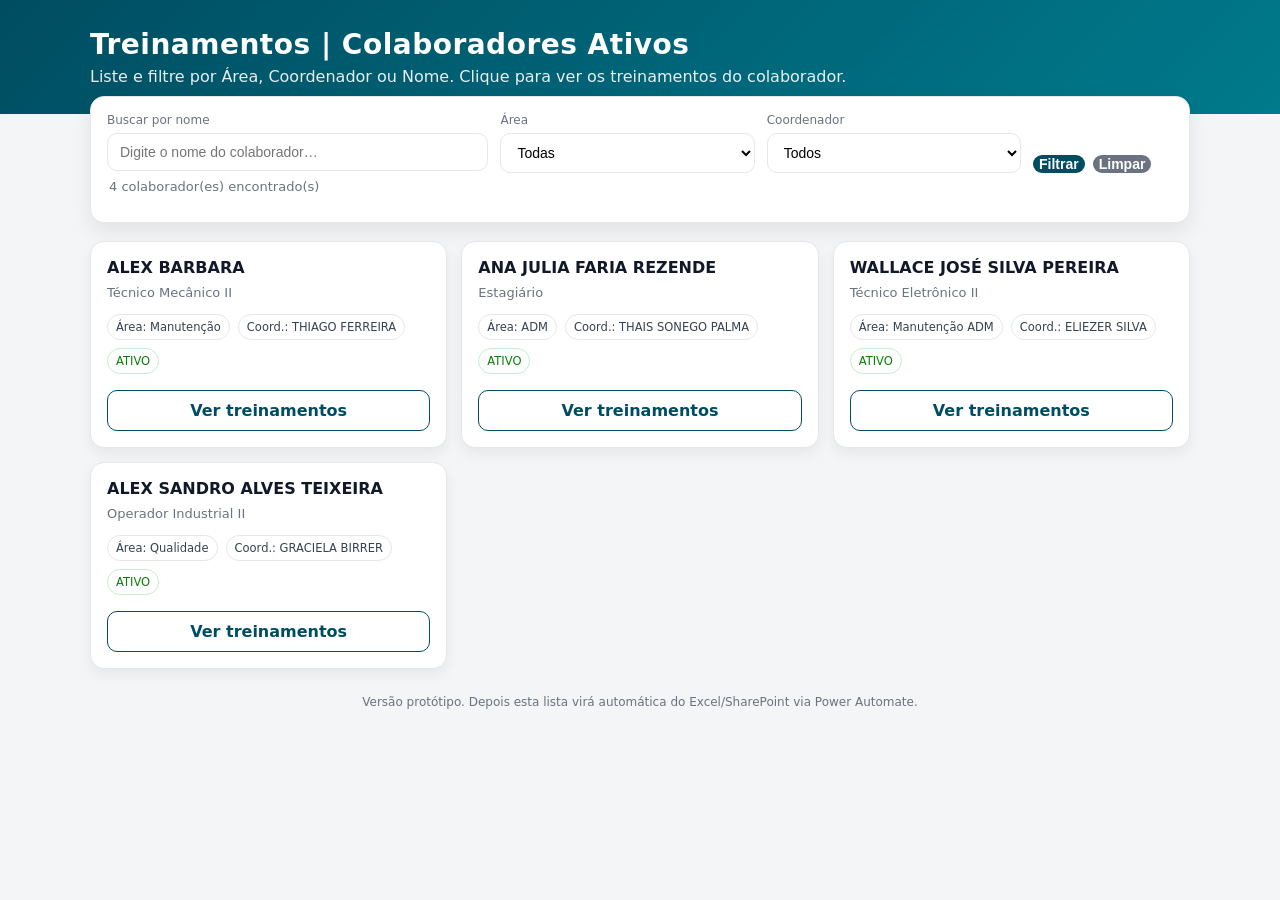
<file: assets/colaboradores/index_colab.html>
<!DOCTYPE html>
<html lang="pt-BR">
<head>
<meta charset="UTF-8" />
<meta name="viewport" content="width=device-width, initial-scale=1" />
<title>Colaboradores | Treinamentos</title>
<style>
    :root{
        --bg:#f3f5f7;
        --card:#ffffff;
        --brand:#004d61;
        --brand-2:#007a8c;
        --muted:#6b7280;
        --line:#e5e7eb;
        --ok:#0a7e07;
        --warn:#b45309;
    }
    *{box-sizing:border-box}
    body{
        margin:0;
        font-family: system-ui, -apple-system, Segoe UI, Roboto, Arial, sans-serif;
        background:var(--bg);
        color:#111827;
    }
    header{
        background:linear-gradient(135deg,var(--brand),var(--brand-2));
        color:#fff;
        padding:28px 20px;
    }
    .wrap{max-width:1100px;margin:0 auto}
    header h1{margin:0;font-size:28px;letter-spacing:.5px}
    header p{margin:6px 0 0 0;opacity:.9}

    .filters{
        background:var(--card);
        border-radius:14px;
        box-shadow:0 8px 20px rgba(0,0,0,.08);
        padding:16px;
        margin-top:-18px;
        border:1px solid var(--line);
    }
    .filters-row{
        display:grid;
        grid-template-columns:1.5fr 1fr 1fr 140px;
        gap:12px;
    }
    .filters label{font-size:12px;color:var(--muted);display:block;margin-bottom:6px}
    .filters input[type="text"], .filters select{
        width:100%;padding:10px 12px;border:1px solid var(--line);
        border-radius:10px;background:#fff;font-size:14px;
        outline:none;
    }
    .filters button{
        border:none;background:var(--brand);color:#fff;border-radius:10px;
        font-weight:600;font-size:14px;cursor:pointer;
    }
    .filters button:hover{filter:brightness(.95)}

    .cards{
        display:grid;gap:14px;margin:18px 0 26px 0;
        grid-template-columns: repeat(auto-fill, minmax(280px, 1fr));
    }
    .card{
        background:var(--card);border:1px solid var(--line);
        border-radius:14px;padding:16px;box-shadow:0 6px 14px rgba(0,0,0,.06);
        display:flex;flex-direction:column;gap:8px;
    }
    .name{font-weight:700;font-size:16px}
    .meta{font-size:13px;color:var(--muted)}
    .tags{display:flex;gap:8px;flex-wrap:wrap;margin-top:6px}
    .tag{
        font-size:11.5px;border:1px solid var(--line);padding:5px 8px;border-radius:999px;
        background:#fff;color:#374151;
    }
    .go{
        margin-top:8px;padding:10px;border-radius:10px;border:1px solid var(--brand);
        color:var(--brand);font-weight:700;background:#fff;cursor:pointer;text-align:center;
        text-decoration:none;
    }
    .go:hover{background:#f0fdfd}
    .count{font-size:13px;color:var(--muted);margin:6px 0 12px 2px}
    footer{color:var(--muted);text-align:center;font-size:12px;margin:24px 0}
    @media (max-width:720px){
        .filters-row{grid-template-columns:1fr 1fr}
        .filters-row .full{grid-column:1/-1}
    }
</style>
</head>
<body>
<header>
  <div class="wrap">
    <h1>Treinamentos | Colaboradores Ativos</h1>
    <p>Liste e filtre por Área, Coordenador ou Nome. Clique para ver os treinamentos do colaborador.</p>
  </div>
</header>

<main class="wrap">
  <section class="filters">
    <div class="filters-row">
      <div class="full">
        <label>Buscar por nome</label>
        <input id="fNome" type="text" placeholder="Digite o nome do colaborador…" />
      </div>
      <div>
        <label>Área</label>
        <select id="fArea"><option value="">Todas</option></select>
      </div>
      <div>
        <label>Coordenador</label>
        <select id="fCoord"><option value="">Todos</option></select>
      </div>
      <div style="display:flex;gap:8px;align-items:end">
        <button id="btFiltrar">Filtrar</button>
        <button id="btLimpar" style="background:#6b7280">Limpar</button>
      </div>
    </div>
    <div class="count" id="count"></div>
  </section>

  <section class="cards" id="cards"></section>
  <footer>Versão protótipo. Depois esta lista virá automática do Excel/SharePoint via Power Automate.</footer>
</main>

<script>
/* ===========================================================
   1) DADOS: Nesta versão protótipo usamos um exemplo local.
      Depois o Power Automate irá injetar window.COLAB_JSON
      com os ATIVOS da aba CADASTRO (Nome, Cargo, Área, Coord.).
   =========================================================== */
const SAMPLE = [
  { nome:"ALEX BARBARA", cargo:"Técnico Mecânico II", area:"Manutenção", coordenador:"THIAGO FERREIRA", situacao:"ATIVO" },
  { nome:"ANA JULIA FARIA REZENDE", cargo:"Estagiário", area:"ADM", coordenador:"THAIS SONEGO PALMA", situacao:"ATIVO" },
  { nome:"JOÃO PAULO FIORINTI GOLOVADZ", cargo:"Operador Industrial II", area:"Fábrica", coordenador:"ELIEZER SILVA", situacao:"DESLIGADO" },
  { nome:"WALLACE JOSÉ SILVA PEREIRA", cargo:"Técnico Eletrônico II", area:"Manutenção ADM", coordenador:"ELIEZER SILVA", situacao:"ATIVO" },
  { nome:"ALEX SANDRO ALVES TEIXEIRA", cargo:"Operador Industrial II", area:"Qualidade", coordenador:"GRACIELA BIRRER", situacao:"ATIVO" }
];
// Se o Power Automate injetar dados reais, usaremos eles:
const DATA = (window.COLAB_JSON && Array.isArray(window.COLAB_JSON) ? window.COLAB_JSON : SAMPLE)
             .filter(x => (x.situacao || "").toUpperCase() === "ATIVO");

/* ===========================================================
   2) UTILS
   =========================================================== */
const el = sel => document.querySelector(sel);
const slug = s => (s||"")
  .normalize("NFD").replace(/[\u0300-\u036f]/g,"") // remove acentos
  .replace(/[^\w\s-]/g,"") // tira especiais
  .trim().replace(/\s+/g,"_") // espaços -> _
  .toUpperCase();

/* ===========================================================
   3) POPULA FILTROS (área e coordenador)
   =========================================================== */
const areas = [...new Set(DATA.map(x => x.area).filter(Boolean))].sort();
const coords = [...new Set(DATA.map(x => x.coordenador).filter(Boolean))].sort();

areas.forEach(a => { const o=document.createElement("option"); o.value=a; o.textContent=a; el("#fArea").appendChild(o); });
coords.forEach(c => { const o=document.createElement("option"); o.value=c; o.textContent=c; el("#fCoord").appendChild(o); });

/* ===========================================================
   4) RENDERIZA OS CARDS
   =========================================================== */
function render(lista){
  const wrap = el("#cards");
  wrap.innerHTML = "";
  lista.forEach(x=>{
    const url = `./colaboradores/${slug(x.nome)}.html`;
    const card = document.createElement("article");
    card.className = "card";
    card.innerHTML = `
      <div class="name">${x.nome}</div>
      <div class="meta">${x.cargo || ""}</div>
      <div class="tags">
        <span class="tag">Área: ${x.area || "-"}</span>
        <span class="tag">Coord.: ${x.coordenador || "-"}</span>
        <span class="tag" style="border-color:#c7eed0;color:var(--ok);">ATIVO</span>
      </div>
      <a class="go" href="${url}">Ver treinamentos</a>
    `;
    wrap.appendChild(card);
  });
  el("#count").textContent = `${lista.length} colaborador(es) encontrado(s)`;
}

/* ===========================================================
   5) APLICA FILTROS
   =========================================================== */
function filtrar(){
  const nome = (el("#fNome").value || "").trim().toUpperCase();
  const area = el("#fArea").value;
  const coord = el("#fCoord").value;

  const out = DATA.filter(x=>{
    const okNome = !nome || x.nome.toUpperCase().includes(nome);
    const okArea = !area || x.area === area;
    const okCoord = !coord || x.coordenador === coord;
    return okNome && okArea && okCoord;
  });
  render(out);
}
el("#btFiltrar").addEventListener("click", filtrar);
el("#btLimpar").addEventListener("click", ()=>{
  el("#fNome").value=""; el("#fArea").value=""; el("#fCoord").value=""; filtrar();
});
el("#fNome").addEventListener("keyup", (e)=>{ if(e.key==="Enter") filtrar(); });

/* start */
render(DATA);
</script>
</body>
</html>
</file>
